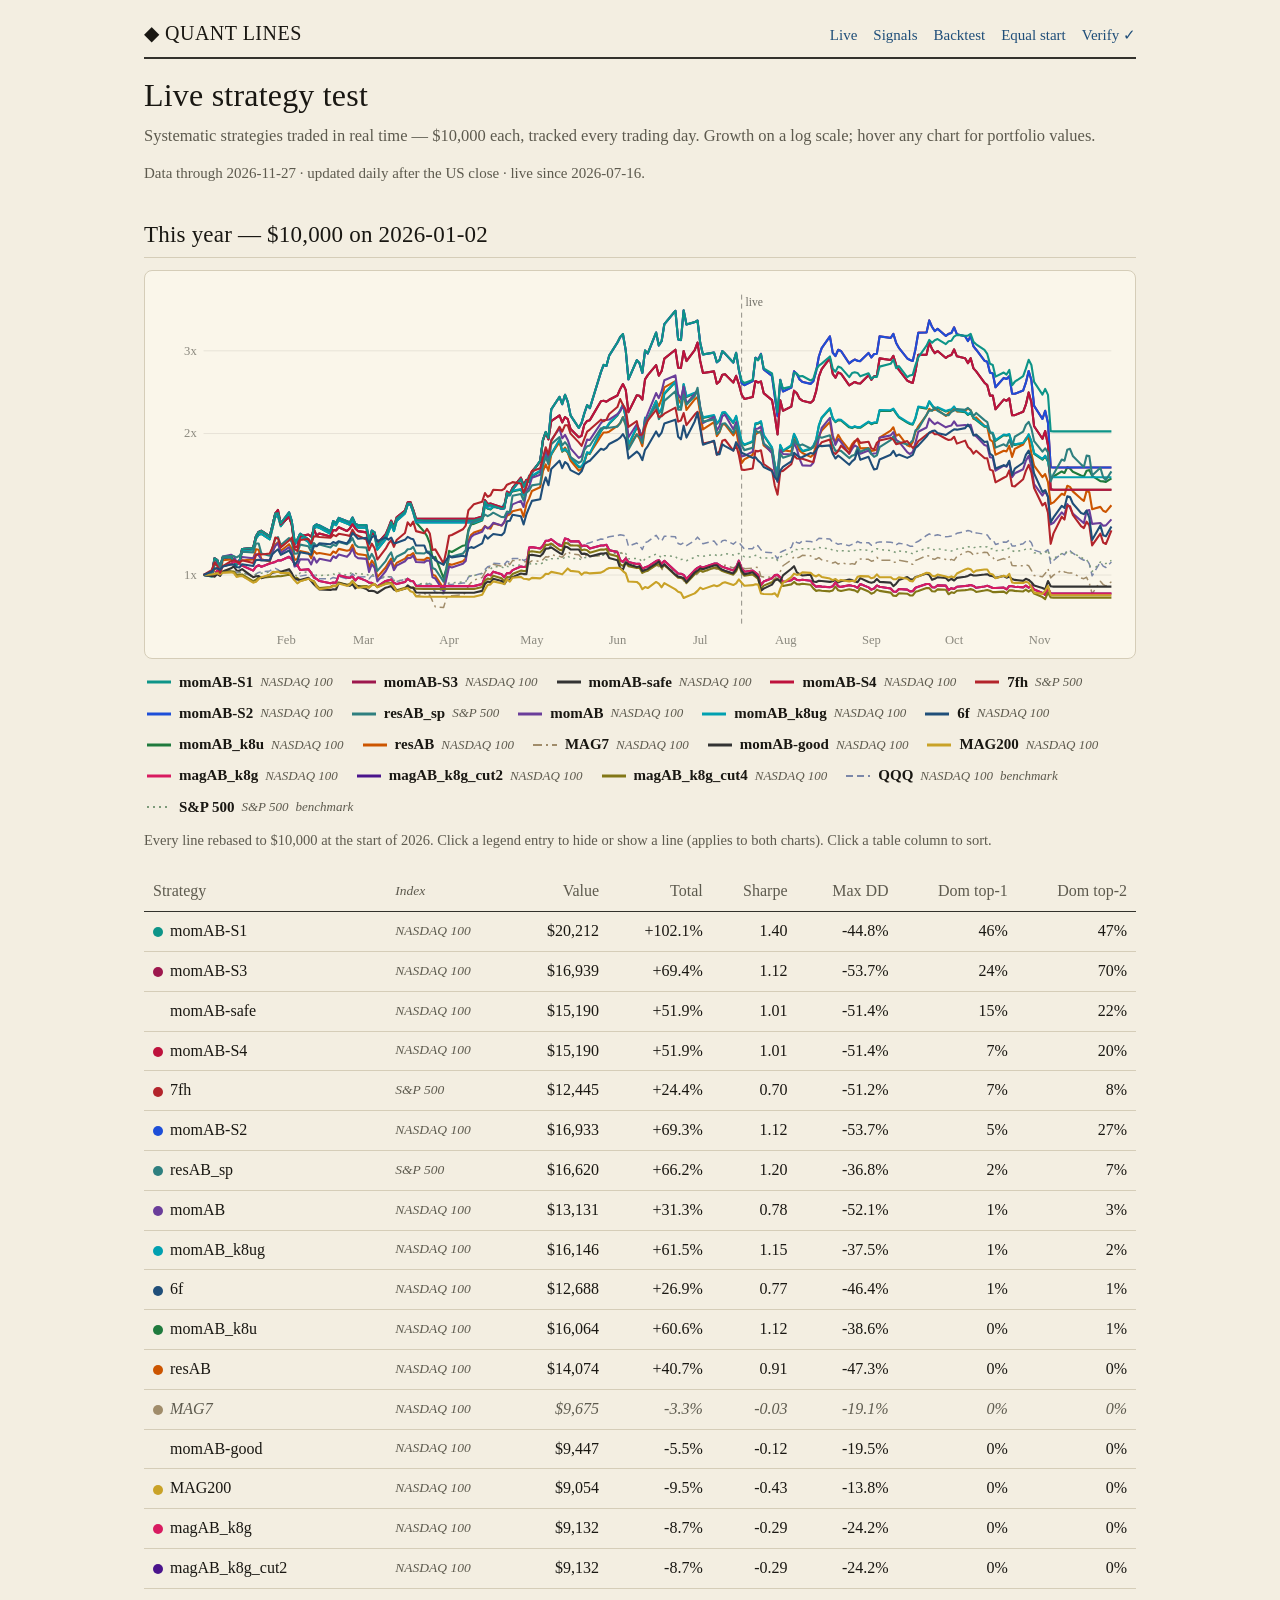
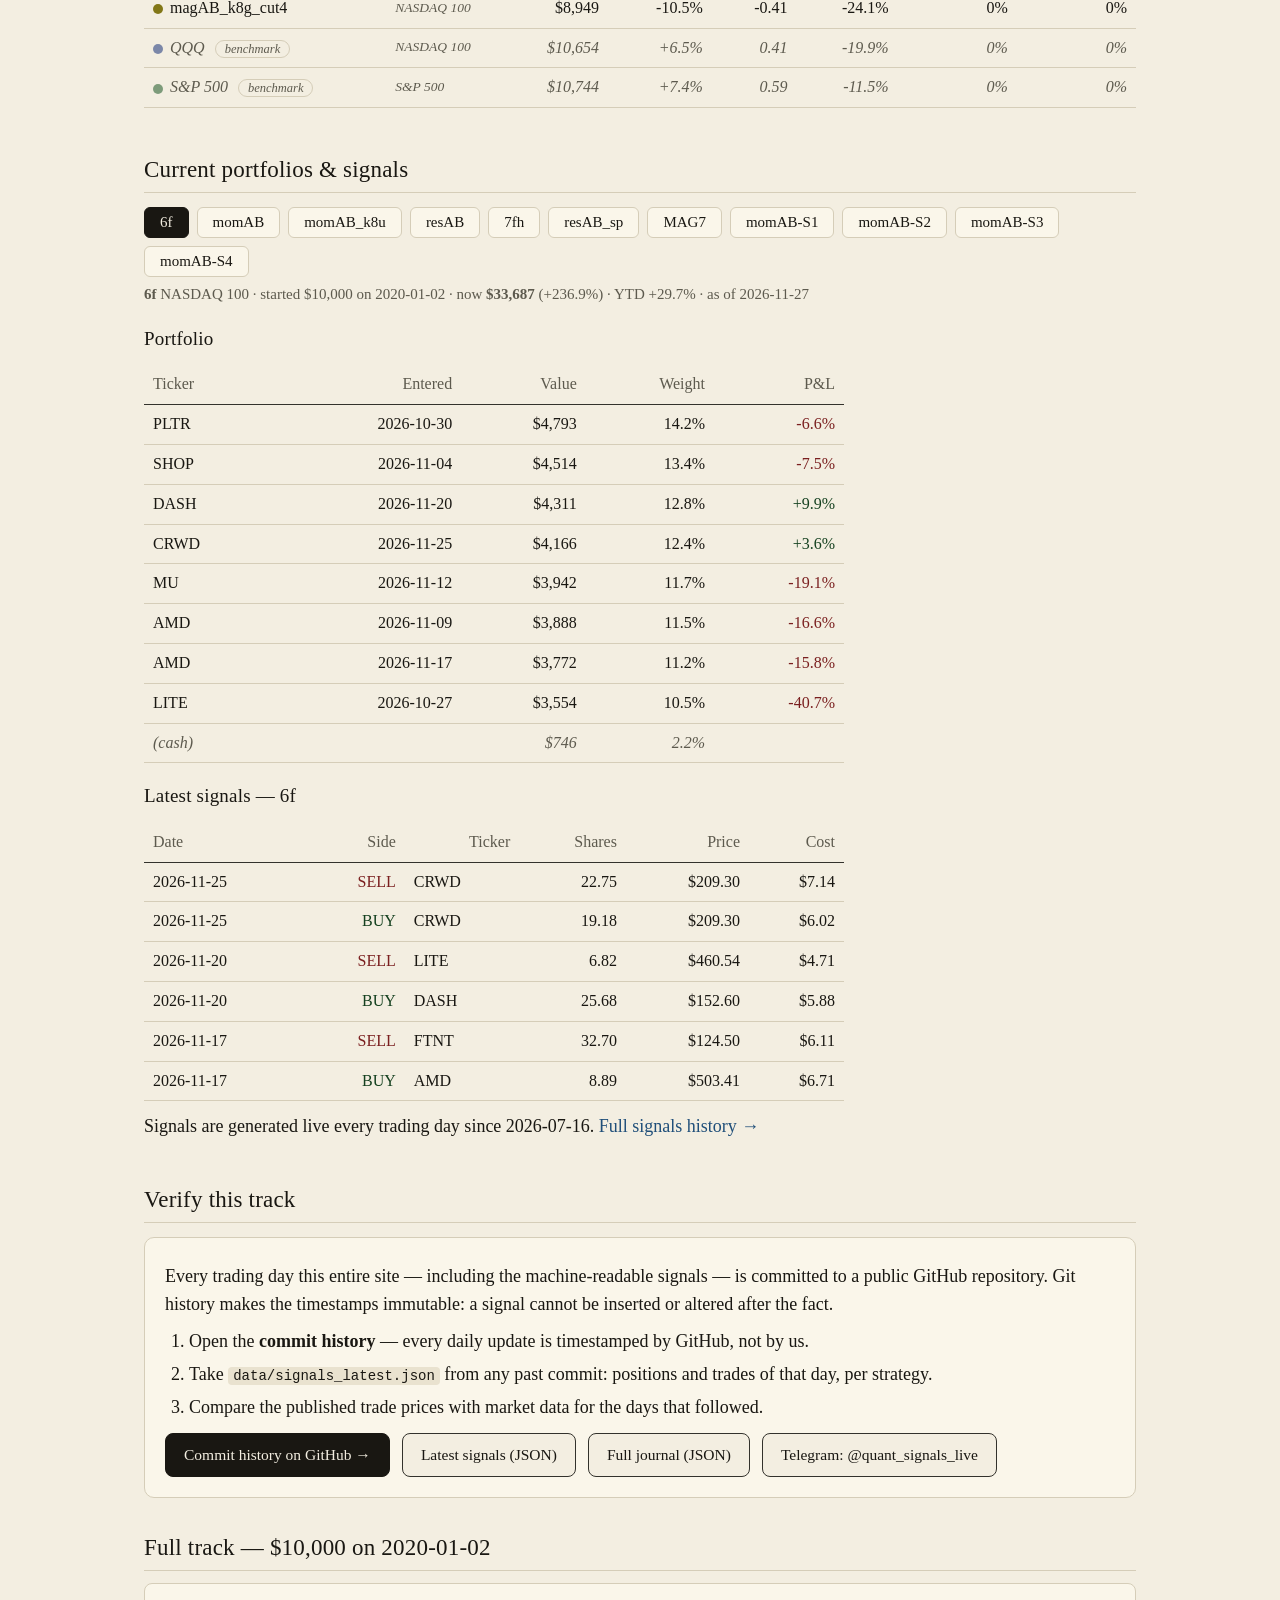
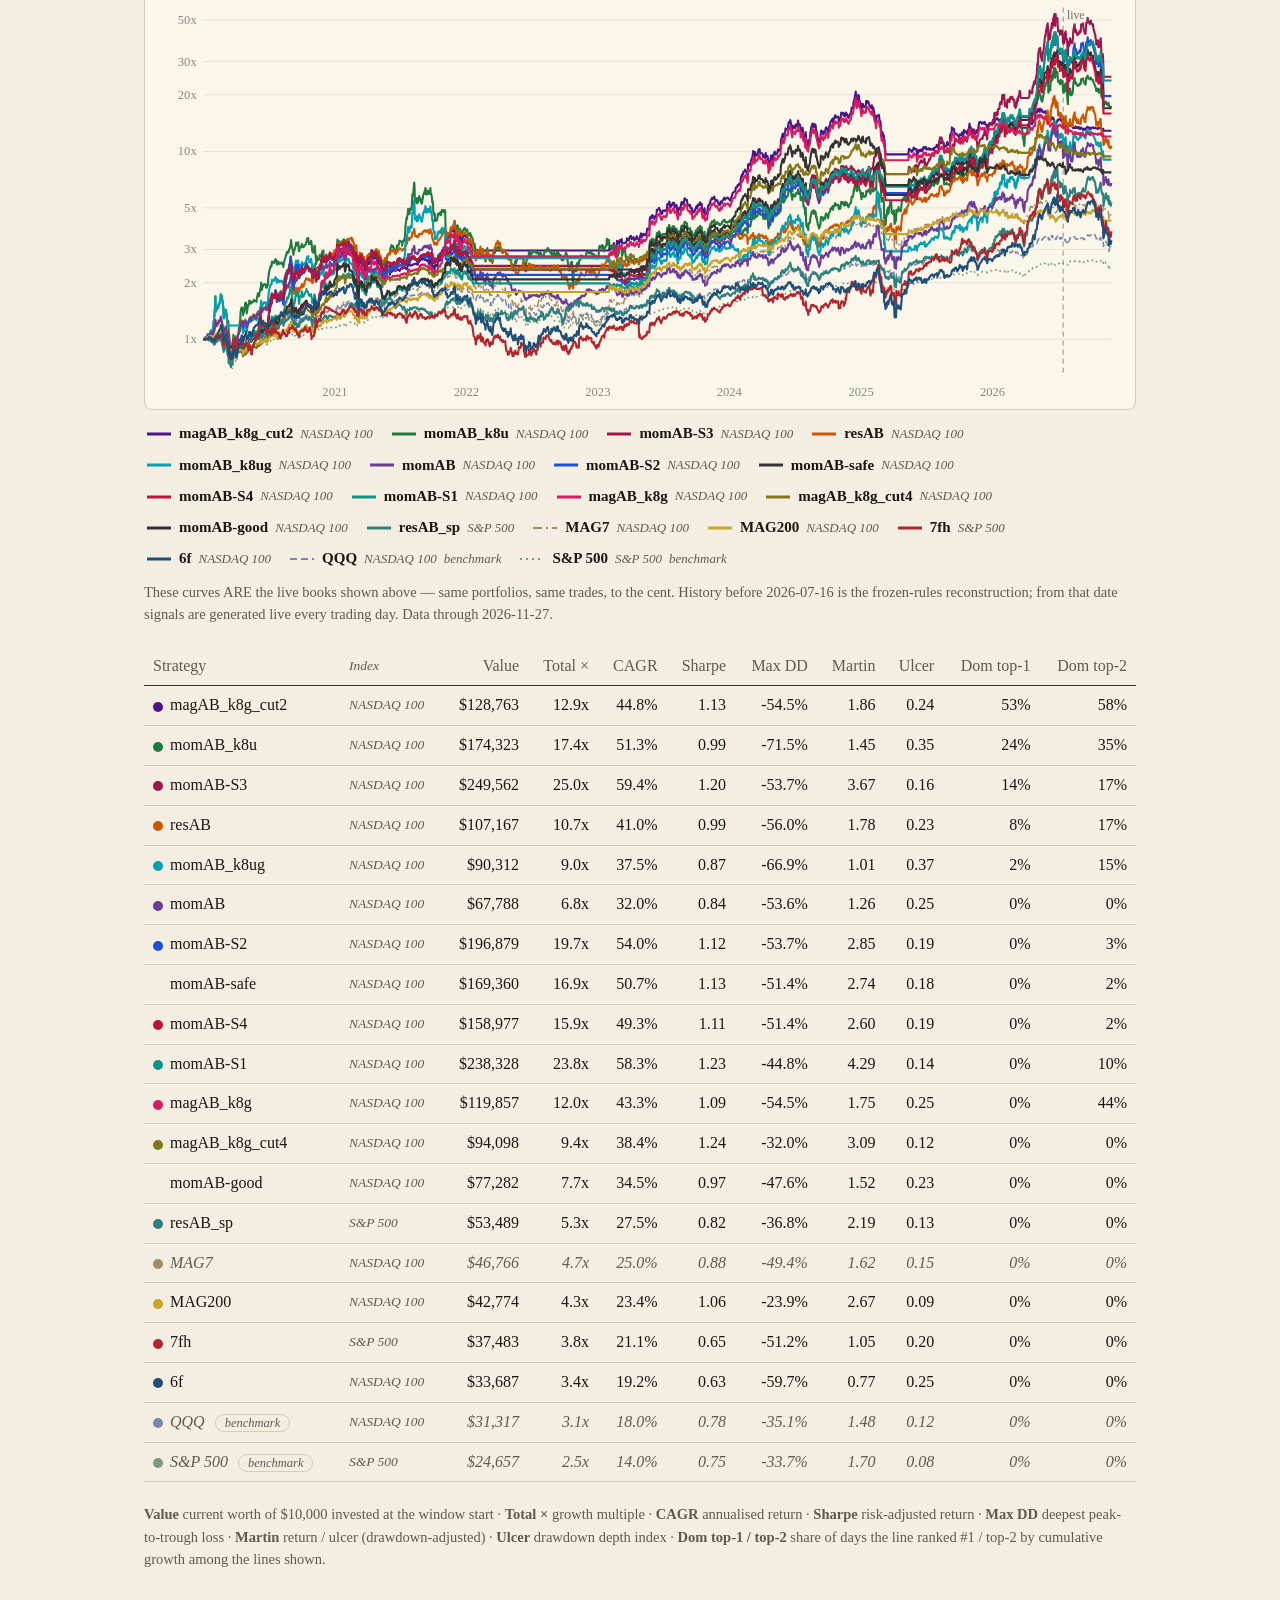
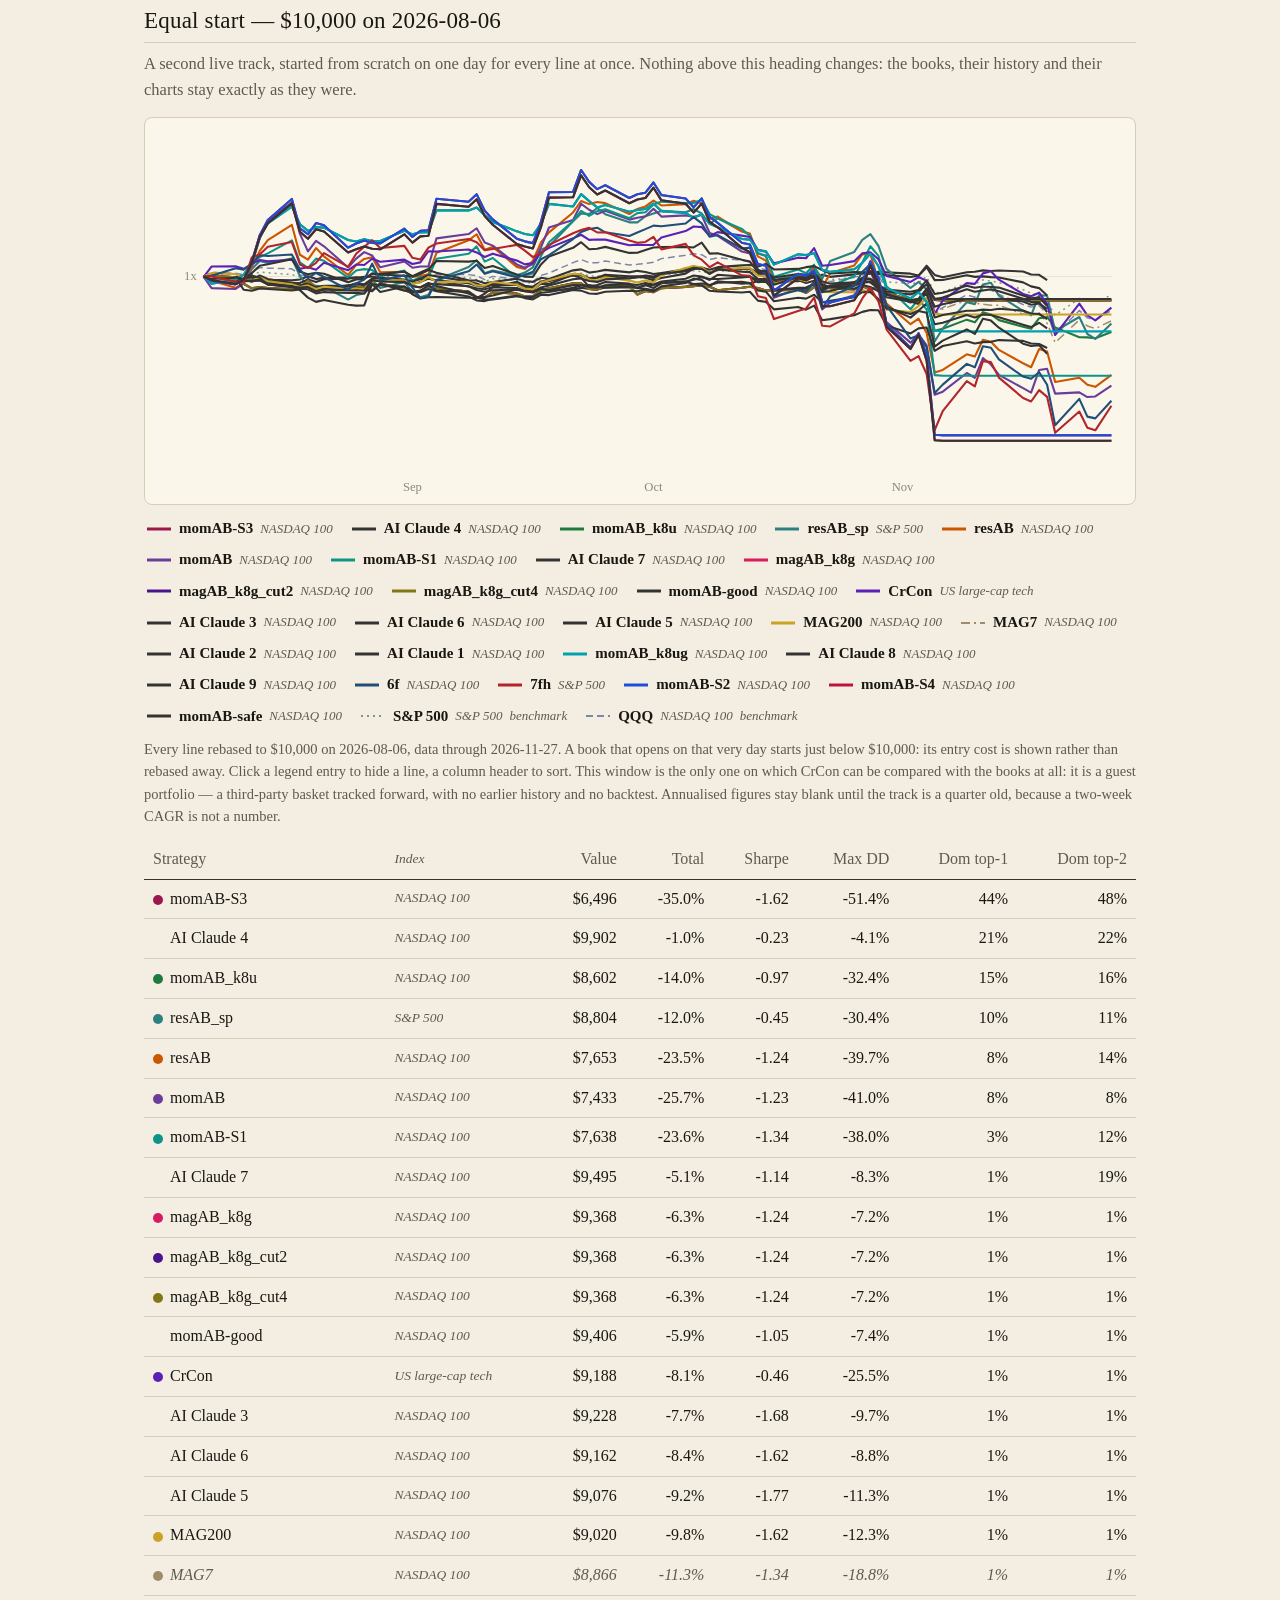
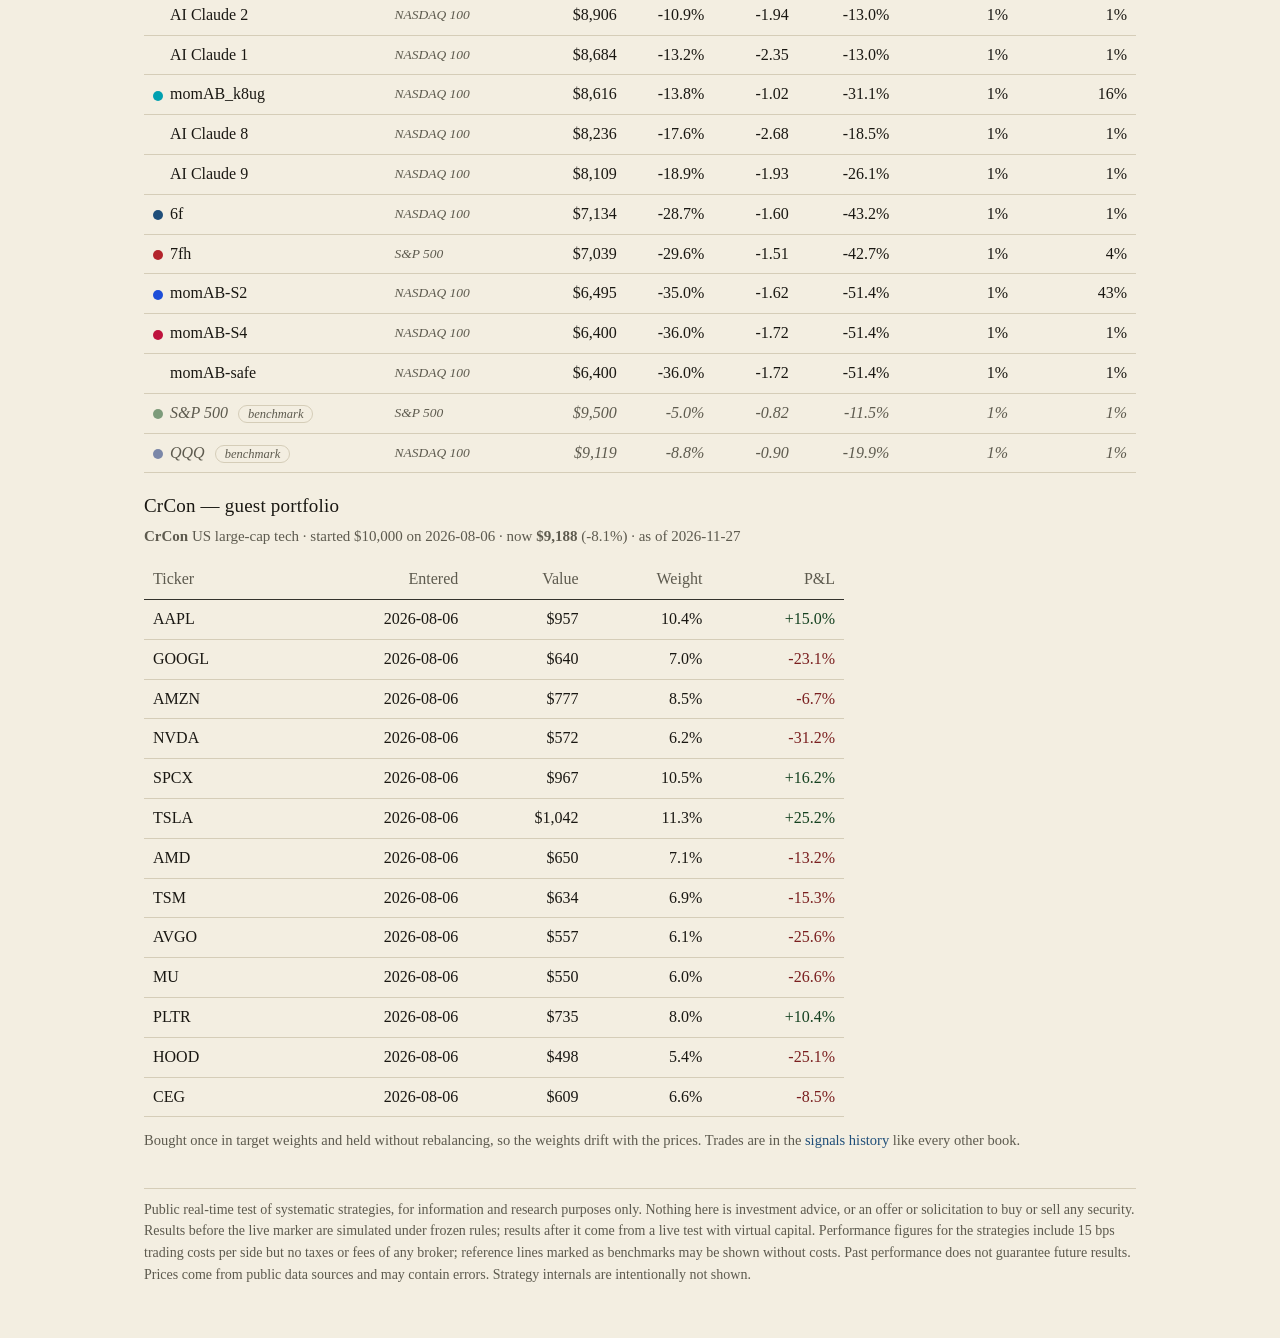
<file: index.html>
<!doctype html>
<html lang="en">
<head>
<meta charset="utf-8">
<meta name="viewport" content="width=device-width, initial-scale=1">
<meta name="description" content="Public real-time test of systematic trading strategies — $10,000 live portfolios, daily signals, full trade history.">
<title>Quant Lines — live strategy test</title>
<link rel="icon" href="data:image/svg+xml,%3Csvg xmlns='http://www.w3.org/2000/svg' viewBox='0 0 100 100'%3E%3Ctext y='0.9em' font-size='90'%3E%E2%97%86%3C/text%3E%3C/svg%3E">
<link rel="stylesheet" href="app.css">
</head>
<body>
<div class="masthead">
  <a class="brand" href="index.html">◆ QUANT&nbsp;LINES</a>
  <nav><a href="index.html">Live</a><a href="signals.html">Signals</a><a href="backtest.html">Backtest</a><a href="#fresh">Equal&nbsp;start</a><a href="#verify">Verify&nbsp;✓</a></nav>
</div>

<h1>Live strategy test</h1>
<p class="subtitle">Systematic strategies traded in real time — $10,000 each, tracked every trading day. Growth on a log scale; hover any chart for portfolio values.</p>
<p class="dateline" id="freshline"></p>

<h2>This year — $10,000 on 2026-01-02</h2>
<div class="chartwrap"><div id="chart26"></div></div>
<div class="legend" id="legend26"></div>
<p class="note">Every line rebased to $10,000 at the start of 2026. Click a legend entry to hide or show a line (applies to both charts). Click a table column to sort.</p>
<div id="table26"></div>

<h2>Current portfolios &amp; signals</h2>
<div class="period-tabs" id="booktabs"></div>
<div id="bookview"></div>

<h2 id="verify">Verify this track</h2>
<div class="vbox">
<p>Every trading day this entire site — including the machine-readable
signals — is committed to a public GitHub repository. Git history makes the
timestamps immutable: a signal cannot be inserted or altered after the fact.</p>
<ol>
<li>Open the <b>commit history</b> — every daily update is timestamped by GitHub, not by us.</li>
<li>Take <code>data/signals_latest.json</code> from any past commit: positions and trades of that day, per strategy.</li>
<li>Compare the published trade prices with market data for the days that followed.</li>
</ol>
<div class="btnrow">
<a class="btn primary" href="https://github.com/SignalHistory/signalhistory.github.io/commits/main" rel="noopener">Commit history on GitHub&nbsp;→</a>
<a class="btn" href="data/signals_latest.json">Latest signals (JSON)</a>
<a class="btn" href="data/signals_journal.json">Full journal (JSON)</a>
<a class="btn" href="https://t.me/quant_signals_live" rel="noopener">Telegram: @quant_signals_live</a>
</div>
</div>

<h2>Full track — $10,000 on 2020-01-02</h2>
<div class="chartwrap"><div id="chart20"></div></div>
<div class="legend" id="legend20"></div>
<p class="note" id="livenote"></p>
<div id="table20"></div>
<p class="footnotes"><b>Value</b> current worth of $10,000 invested at the
window start · <b>Total ×</b> growth multiple · <b>CAGR</b> annualised
return · <b>Sharpe</b> risk-adjusted return · <b>Max DD</b> deepest
peak-to-trough loss · <b>Martin</b> return / ulcer (drawdown-adjusted) ·
<b>Ulcer</b> drawdown depth index · <b>Dom top-1 / top-2</b> share of days
the line ranked #1 / top-2 by cumulative growth among the lines shown.
</p>

<h2 id="fresh">Equal start &mdash; $10,000 on 2026-08-06</h2>
<p class="subtitle">A second live track, started from scratch on one day for
every line at once. Nothing above this heading changes: the books, their
history and their charts stay exactly as they were.</p>
<div class="chartwrap"><div id="chartfresh"></div></div>
<div class="legend" id="legendfresh"></div>
<p class="note" id="freshnote"></p>
<div id="tablefresh"></div>
<div id="freshbook"></div>

<div class="disclaimer">
  Public real-time test of systematic strategies, for information and research purposes
  only. Nothing here is investment advice, or an offer or solicitation to buy or sell any
  security. Results before the live marker are simulated under frozen rules; results after
  it come from a live test with virtual capital. Performance figures for the strategies include 15&nbsp;bps
  trading costs per side but no taxes or fees of any broker; reference lines
  marked as benchmarks may be shown without costs. Past performance does not
  guarantee future results. Prices come from public data sources and may contain errors.
  Strategy internals are intentionally not shown.
</div>

<script src="app.js"></script>
<script>
// short-window table: no annualized metrics (a 6-month CAGR or Martin
// annualizes into absurd numbers) — Value and Total are the honest reads
const COLS26 = [
  ["value", "Value", fmtUsd], ["total_pct", "Total", fmtSignedPct],
  ["Sharpe", "Sharpe", fmtNum], ["MaxDD", "Max DD", fmtPct],
  ["dom_top1", "Dom top-1", fmtDom], ["dom_top2", "Dom top-2", fmtDom],
];
const COLS20 = [
  ["value", "Value", fmtUsd], ["total_x", "Total ×", fmtX],
  ["CAGR", "CAGR", fmtPct], ["Sharpe", "Sharpe", fmtNum],
  ["MaxDD", "Max DD", fmtPct], ["Martin", "Martin", fmtNum],
  ["Ulcer", "Ulcer", v => v == null ? "" : v.toFixed(2)],
  ["dom_top1", "Dom top-1", fmtDom], ["dom_top2", "Dom top-2", fmtDom],
];
const BOOKS = ["6f", "momAB", "momAB_k8u", "resAB", "7fh", "resAB_sp", "MAG7",
               "momAB-S1", "momAB-S2", "momAB-S3", "momAB-S4"];

function bookDot(name) {
  return `<span class="dot" style="background:${COLORS[name]}"></span>`;
}

// one tab = one book: its headline, current positions AND its own latest
// trades right below (signals belong to the portfolio the user is looking at)
function renderBooks(live, lines) {
  const tabs = document.getElementById("booktabs");
  const view = document.getElementById("bookview");
  const have = live ? live.strategies : {};

  function show(name) {
    tabs.querySelectorAll("button").forEach(b =>
      b.classList.toggle("on", b.dataset.b === name));
    const meta = lines.find(l => l.code === name) || {};
    const s = have[name];
    if (!s) {
      view.innerHTML =
        `<p class="dateline">${bookDot(name)} <b>${name}</b> ` +
        `<span class="ix">${meta.index || ""}</span></p>` +
        '<p class="note">This live book is being connected — its research ' +
        "track is already on the charts.</p>";
      return;
    }
    let h = `<p class="dateline">${bookDot(name)} <b>${name}</b> ` +
            `<span class="ix">${meta.index || ""}</span> · ` +
            `started ${fmtUsd(live.start_capital)} on ${s.start || live.start} · ` +
            `now <b>${fmtUsd(s.value)}</b> (${fmtSignedPct(s.total_return)}) · ` +
            `YTD ${fmtSignedPct(s.ytd)} · as of ${s.as_of || live.as_of}</p>`;
    h += "<h3>Portfolio</h3>";
    h += '<table class="sig"><thead><tr><th>Ticker</th><th>Entered</th>' +
         "<th>Value</th><th>Weight</th><th>P&amp;L</th></tr></thead><tbody>";
    s.positions.forEach(p => {
      h += `<tr><td class="l">${p.ticker}</td><td>${p.entry_date || ""}</td>` +
           `<td>${fmtUsd(p.value)}</td><td>${fmtPct(p.weight)}</td>` +
           `<td class="${p.pnl_pct >= 0 ? "up" : "dn"}">${fmtSignedPct(p.pnl_pct)}</td></tr>`;
    });
    if (s.cash > s.value * 0.001) {
      h += `<tr class="bench"><td class="l">(cash)</td><td></td>` +
           `<td>${fmtUsd(s.cash)}</td><td>${fmtPct(s.cash / s.value)}</td><td></td></tr>`;
    }
    h += "</tbody></table>";
    h += `<h3>Latest signals — ${name}</h3>`;
    if (s.trades_last && s.trades_last.length) {
      h += '<table class="sig"><thead><tr><th>Date</th><th>Side</th><th>Ticker</th>' +
           "<th>Shares</th><th>Price</th><th>Cost</th></tr></thead><tbody>";
      s.trades_last.slice().reverse().forEach(t => {
        h += `<tr><td>${t.date}</td>` +
             `<td class="${t.side === "BUY" ? "up" : "dn"}">${t.side}</td>` +
             `<td class="l">${t.ticker}</td><td>${t.shares.toFixed(2)}</td>` +
             `<td>$${t.price.toFixed(2)}</td><td>$${t.cost.toFixed(2)}</td></tr>`;
      });
      h += "</tbody></table>";
    } else {
      // no per-book explanations here: the public page carries the line name
      // and its results only (see DEPLOY.md "Граница раскрытия")
      h += '<p class="note">No trades in the current window.</p>';
    }
    h += `<p>Signals are generated live every trading day since ${s.live_since || live.live_since}. ` +
         `<a href="signals.html">Full signals history →</a></p>`;
    view.innerHTML = h;
  }

  BOOKS.forEach(name => {
    const b = document.createElement("button");
    b.textContent = name;
    b.dataset.b = name;
    b.onclick = () => show(name);
    tabs.appendChild(b);
  });
  show(BOOKS.find(n => have[n]) || BOOKS[0]);
}

// ---- equal-start block ------------------------------------------------------
// A second, self-contained live track: one start date for every line, guest
// basket included.  It shares nothing with the blocks above except the
// drawing helpers, so the 2020-anchored charts and tables are unaffected.
function renderFresh(d) {
  const f = d.fresh, note = document.getElementById("freshnote");
  const holder = document.getElementById("chartfresh");
  // the date lives in one place (the guest book's own start); the literal in
  // the markup is only what shows before this script runs
  if (f && f.start) document.getElementById("fresh").textContent =
    "Equal start — $10,000 on " + f.start;
  if (!f || !f.lines.length) {
    // `f` is absent on a page served with data built before this block
    // existed; the date in the heading above is the same constant
    note.textContent = "This track opens with the first close on " +
      ((f && f.start) || "2026-08-06") + " — nothing to plot yet.";
    return;
  }
  // a chart needs at least two distinct timestamps, otherwise the x-scale
  // collapses (min === max) and every coordinate comes out NaN
  const stamps = new Set();
  f.lines.forEach(l => l.curve.forEach(p => stamps.add(p[0])));
  if (stamps.size >= 2) {
    const ch = makeChart(holder, f.lines, {height: 380, dollar: 10000});
    makeLegend(document.getElementById("legendfresh"), f.lines, ch);
  } else {
    // one point cannot be scaled into a chart — say so instead of drawing
    holder.innerHTML = '<p class="note">One session so far — the curves ' +
      "appear with the second close.</p>";
  }
  makeTable(document.getElementById("tablefresh"), f.lines, {cols: COLS26});
  note.textContent = "Every line rebased to $10,000 on " + f.start +
    ", data through " + f.end + ". A book that opens on that very day starts " +
    "just below $10,000: its entry cost is shown rather than rebased away. " +
    "Click a legend entry to hide a line, a " +
    "column header to sort. This window is the only one on which CrCon can " +
    "be compared with the books at all: it is a guest portfolio — a " +
    "third-party basket tracked forward, with no earlier history and no " +
    "backtest. Annualised figures stay blank until the track is a quarter " +
    "old, because a two-week CAGR is not a number.";
}

function renderGuestBook(live, start) {
  const box = document.getElementById("freshbook");
  const s = live && live.strategies && live.strategies["CrCon"];
  // data built before the fresh block existed carries no start — fall back
  // to the same constant as the heading rather than printing "from ."
  start = start || "2026-08-06";
  let h = "<h3>CrCon — guest portfolio</h3>";
  if (!s) {
    box.innerHTML = h + '<p class="note">The basket is bought at the first ' +
      "close from " + start + ".</p>";
    return;
  }
  h += `<p class="dateline">${bookDot("CrCon")} <b>CrCon</b> ` +
       `<span class="ix">${s.index || ""}</span> · started ` +
       `${fmtUsd(live.start_capital)} on ${s.start || start} · now ` +
       `<b>${fmtUsd(s.value)}</b> (${fmtSignedPct(s.total_return)}) · ` +
       `as of ${s.as_of || live.as_of}</p>`;
  h += '<table class="sig"><thead><tr><th>Ticker</th><th>Entered</th>' +
       "<th>Value</th><th>Weight</th><th>P&amp;L</th></tr></thead><tbody>";
  s.positions.forEach(p => {
    h += `<tr><td class="l">${p.ticker}</td><td>${p.entry_date || ""}</td>` +
         `<td>${fmtUsd(p.value)}</td><td>${fmtPct(p.weight)}</td>` +
         `<td class="${p.pnl_pct >= 0 ? "up" : "dn"}">${fmtSignedPct(p.pnl_pct)}</td></tr>`;
  });
  if (s.cash > s.value * 0.001) {
    h += `<tr class="bench"><td class="l">(cash)</td><td></td>` +
         `<td>${fmtUsd(s.cash)}</td><td>${fmtPct(s.cash / s.value)}</td><td></td></tr>`;
  }
  h += "</tbody></table>";
  h += '<p class="note">Bought once in target weights and held without ' +
       "rebalancing, so the weights drift with the prices. Trades are in the " +
       '<a href="signals.html">signals history</a> like every other book.</p>';
  box.innerHTML = h;
}

fetch("data/history.json").then(r => r.json()).then(d => {
  const m = d.main, lines = m.lines;
  const boundary = m.live_boundary ? new Date(m.live_boundary).getTime() / 1000 : null;
  const endTs = new Date(m.end).getTime() / 1000;
  const t26 = new Date(m.win2026.start).getTime() / 1000;

  document.getElementById("freshline").textContent =
    "Data through " + m.end + " · updated daily after the US close · live since " +
    m.live_boundary + ".";

  const chart26 = makeChart(document.getElementById("chart26"), lines,
                            {height: 380, boundary: boundary, dollar: 10000});
  chart26.setRange(t26, endTs);
  const chart20 = makeChart(document.getElementById("chart20"), lines,
                            {height: 420, boundary: boundary, dollar: 10000});

  // window-specific line objects (so each legend/table sorts by ITS window)
  const lines26 = lines.map(l => Object.assign(
    {code: l.code, kind: l.kind, index: l.index, gray: l.gray},
    m.win2026.metrics[l.code] || {}));

  // one controller keeps both charts and both legends in sync
  const legends = [];
  const ctl = {
    refreshAll: true,
    isHidden: c => chart26.isHidden(c),
    toggle: c => {
      chart26.toggle(c); chart20.toggle(c);
      legends.forEach(l => l.refresh());
    },
  };
  legends.push(makeLegend(document.getElementById("legend26"), lines26, ctl));
  legends.push(makeLegend(document.getElementById("legend20"), lines, ctl));

  makeTable(document.getElementById("table26"), lines26, {cols: COLS26});
  makeTable(document.getElementById("table20"), lines, {cols: COLS20});

  renderBooks(d.live, lines);
  renderFresh(d);
  renderGuestBook(d.live, (d.fresh && d.fresh.start) || "");

  document.getElementById("livenote").textContent =
    "These curves ARE the live books shown above — same portfolios, same " +
    "trades, to the cent. History before " + m.live_boundary + " is the " +
    "frozen-rules reconstruction; from that date signals are generated " +
    "live every trading day. Data through " + m.end + ".";
});
</script>
</body>
</html>
</file>
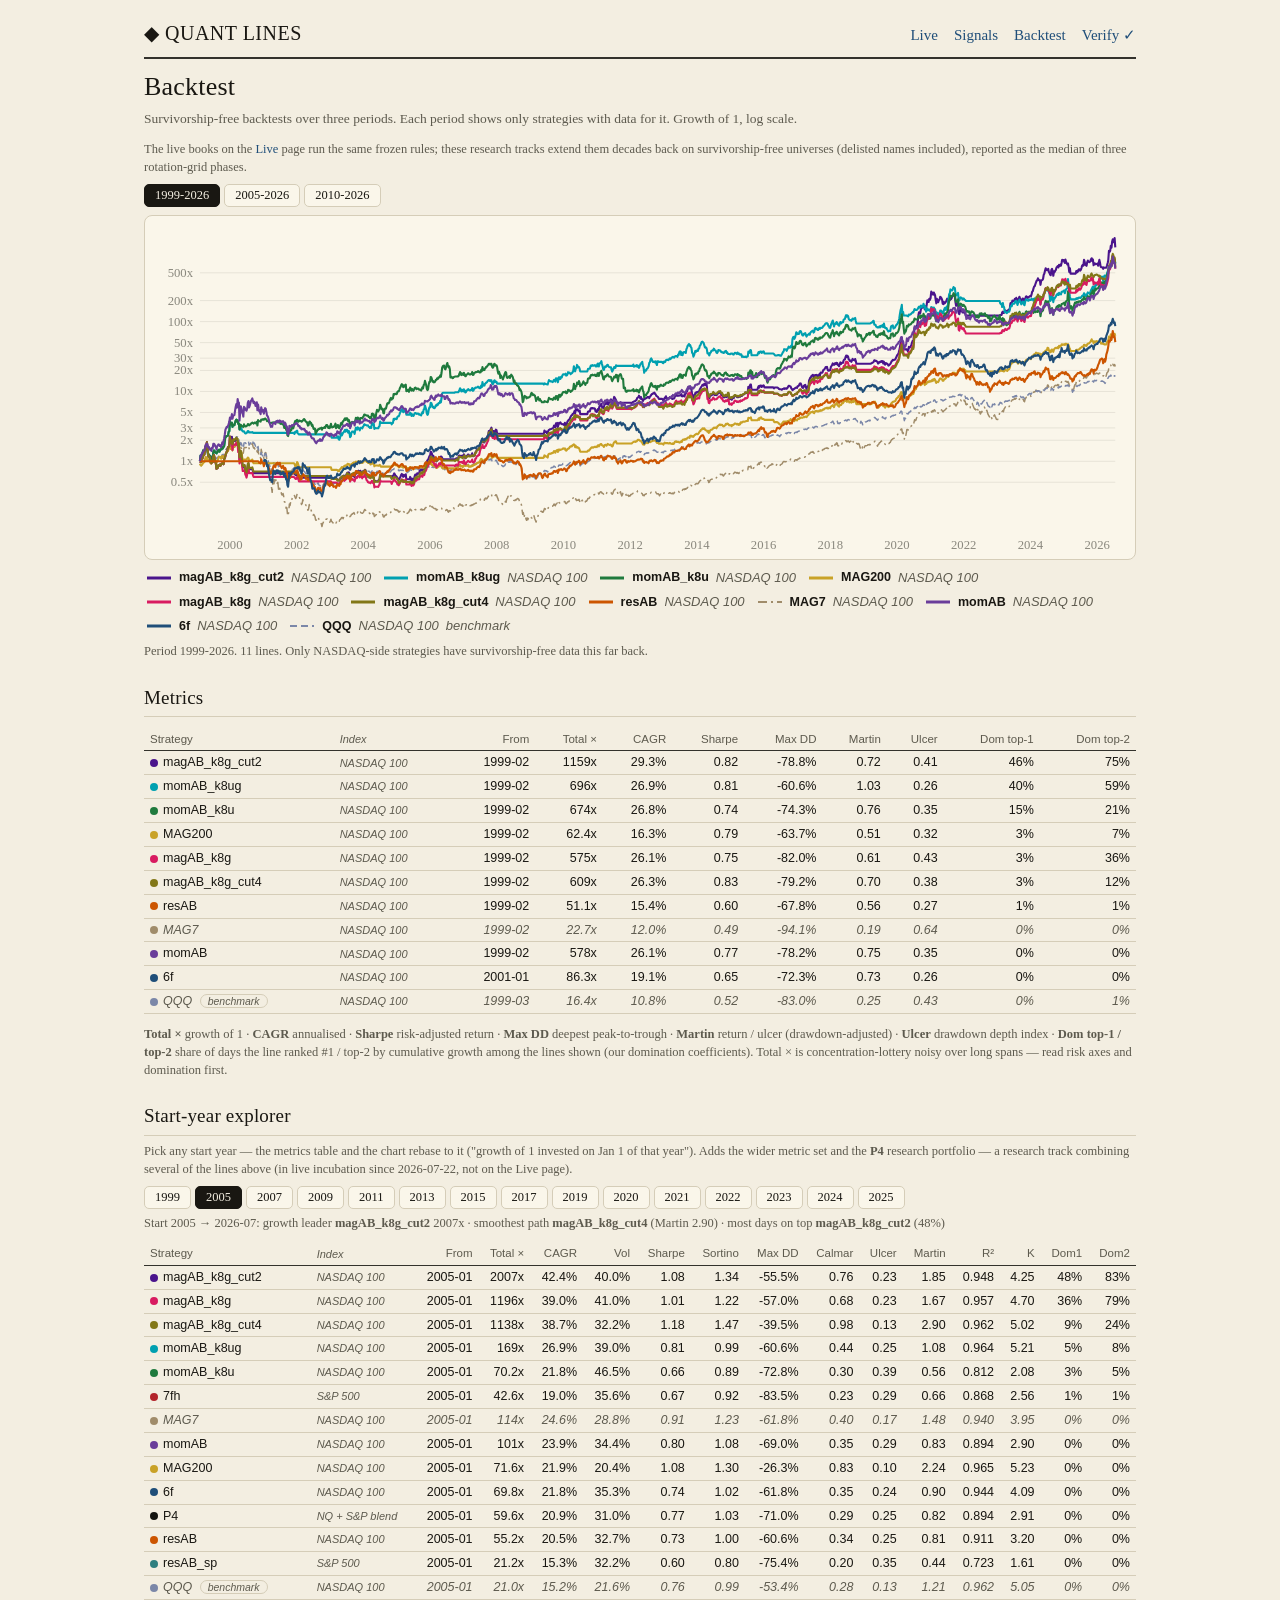
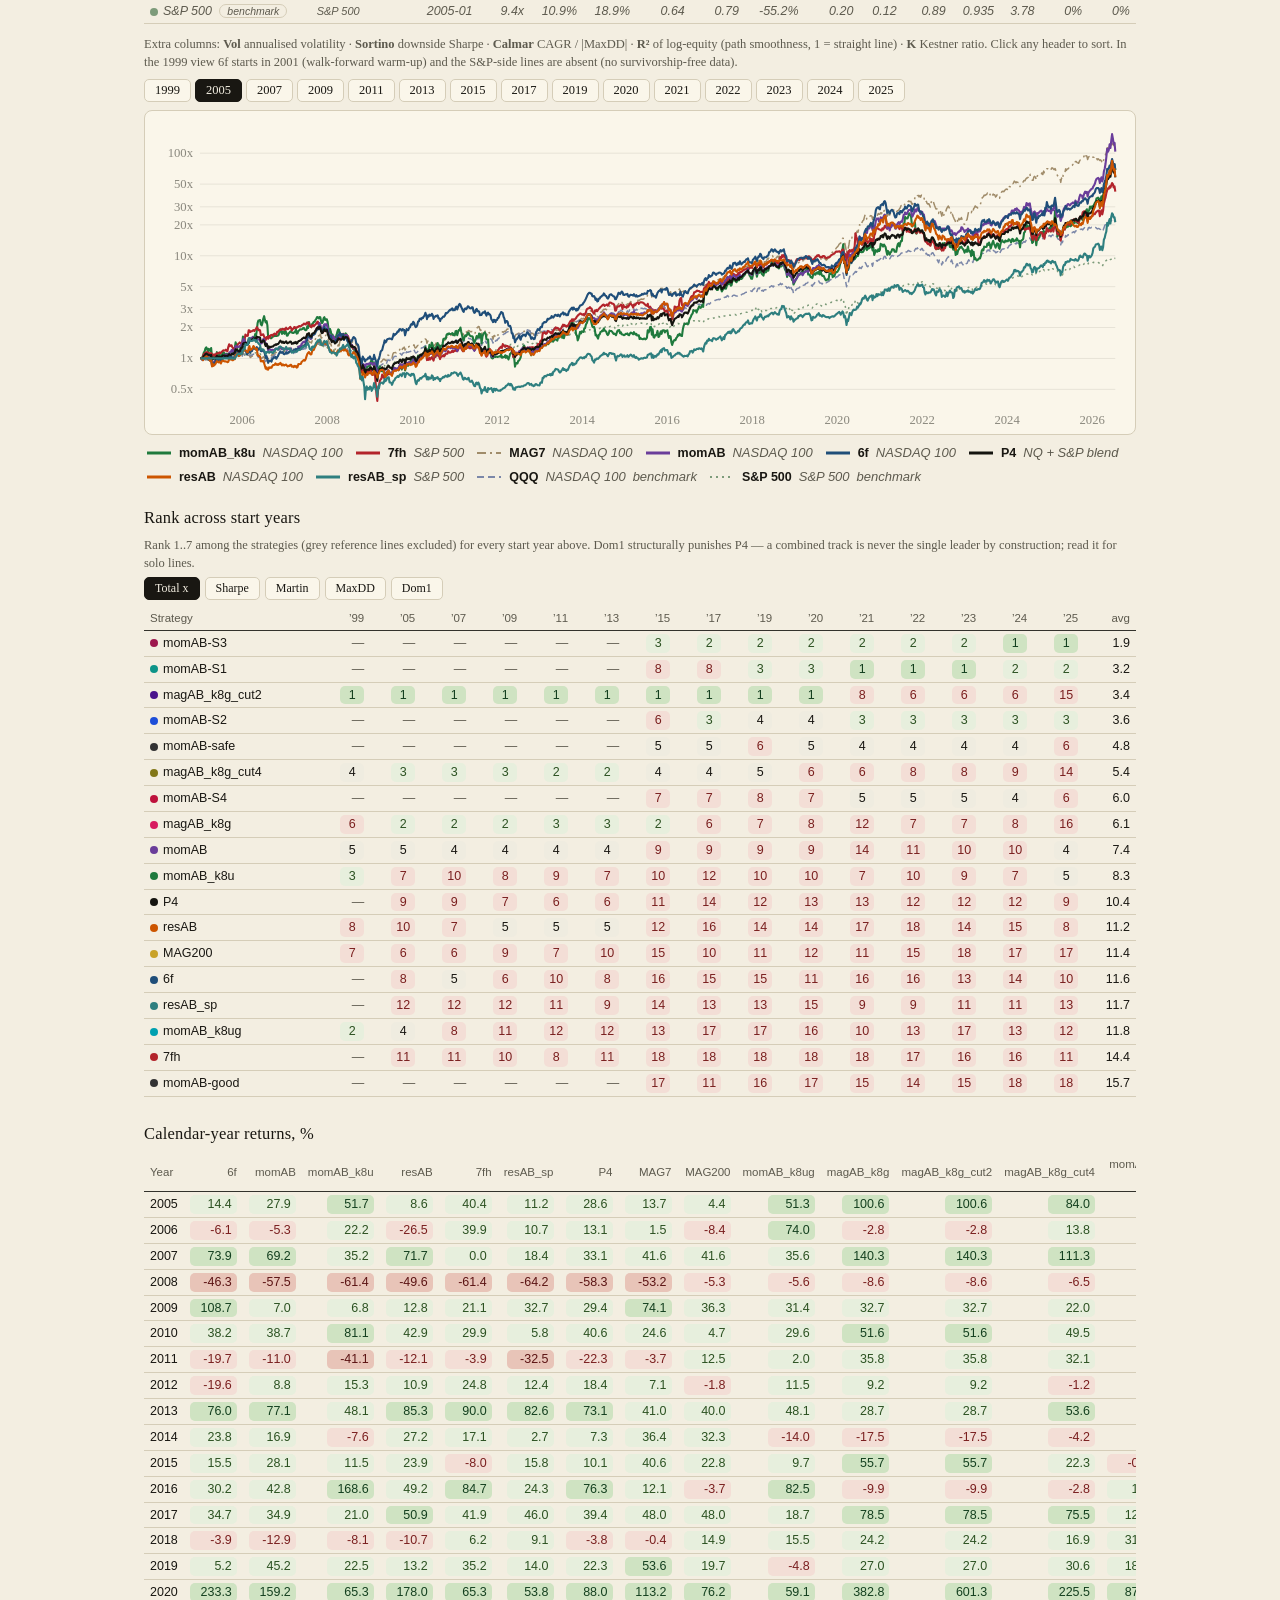
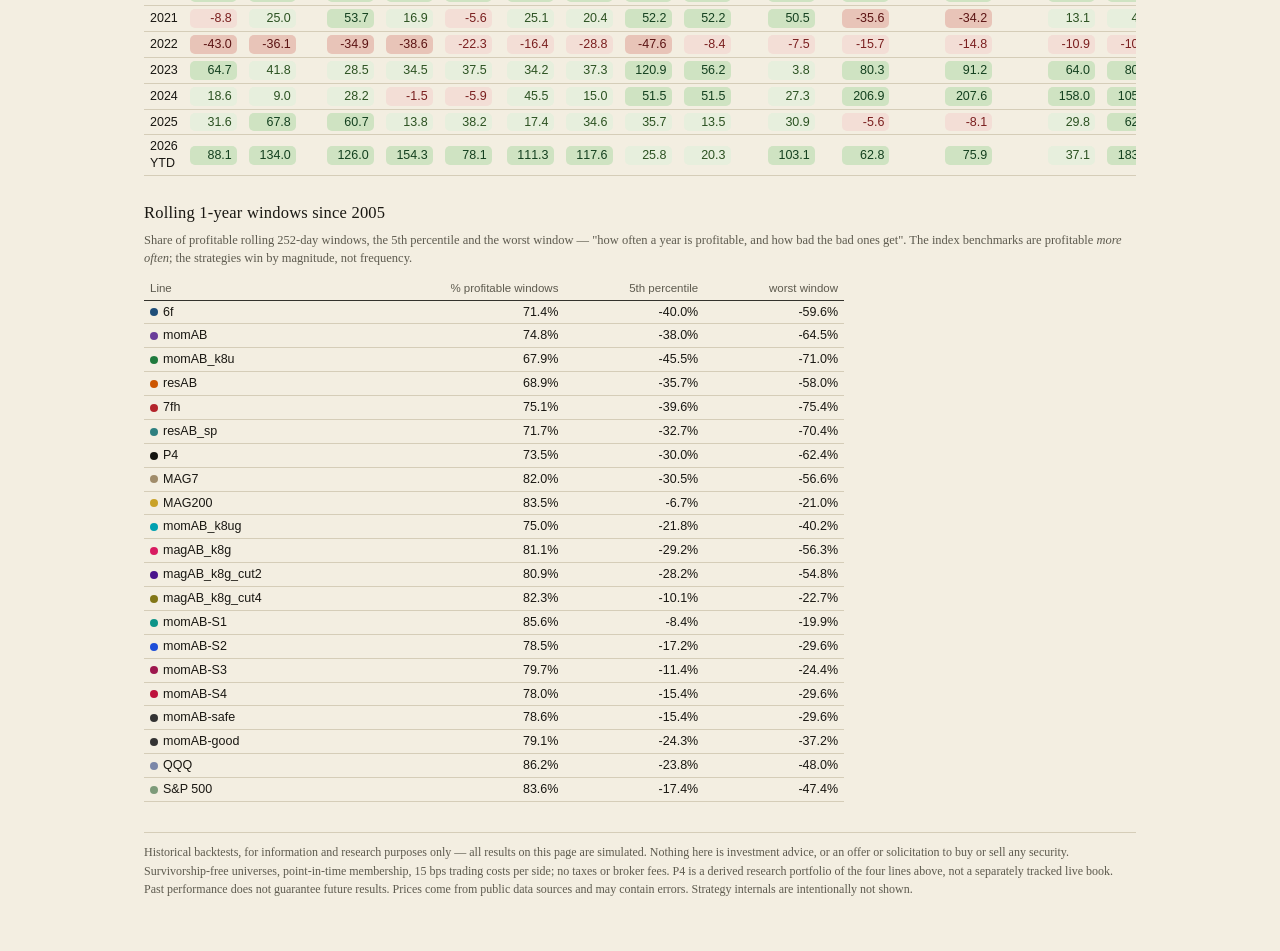
<file: backtest.html>
<!doctype html>
<html lang="en">
<head>
<meta charset="utf-8">
<meta name="viewport" content="width=device-width, initial-scale=1">
<meta name="description" content="Survivorship-free multi-decade backtests of the live-tested systematic strategies.">
<title>Quant Lines — backtest</title>
<link rel="icon" href="data:image/svg+xml,%3Csvg xmlns='http://www.w3.org/2000/svg' viewBox='0 0 100 100'%3E%3Ctext y='0.9em' font-size='90'%3E%E2%97%86%3C/text%3E%3C/svg%3E">
<link rel="stylesheet" href="app.css">
</head>
<body class="compact">
<div class="masthead">
  <a class="brand" href="index.html">◆ QUANT&nbsp;LINES</a>
  <nav><a href="index.html">Live</a><a href="signals.html">Signals</a><a href="backtest.html">Backtest</a><a href="index.html#verify">Verify&nbsp;✓</a></nav>
</div>

<h1>Backtest</h1>
<p class="subtitle">Survivorship-free backtests over three periods. Each period shows only
strategies with data for it. Growth of 1, log scale.</p>
<p class="note">The live books on the <a href="index.html">Live</a> page run the same frozen
rules; these research tracks extend them decades back on survivorship-free universes
(delisted names included), reported as the median of three rotation-grid phases.</p>

<div class="period-tabs" id="tabs"></div>

<div class="chartwrap"><div id="chart"></div></div>
<div class="legend" id="legend"></div>
<p class="note" id="pnote"></p>

<h2>Metrics</h2>
<div id="table"></div>
<p class="footnotes">
  <b>Total ×</b> growth of 1 · <b>CAGR</b> annualised · <b>Sharpe</b> risk-adjusted return ·
  <b>Max DD</b> deepest peak-to-trough · <b>Martin</b> return / ulcer (drawdown-adjusted) ·
  <b>Ulcer</b> drawdown depth index · <b>Dom top-1 / top-2</b> share of days the line
  ranked #1 / top-2 by cumulative growth among the lines shown (our domination coefficients).
  Total × is concentration-lottery noisy over long spans — read risk axes and domination first.
</p>

<h2 id="explorer">Start-year explorer</h2>
<p class="note">Pick any start year — the metrics table and the chart rebase to it
("growth of 1 invested on Jan&nbsp;1 of that year"). Adds the wider metric set and
the <b>P4</b> research portfolio — a research track combining several of the
lines above (in live incubation since 2026-07-22, not on the Live page).</p>

<div class="period-tabs" id="xtabs1"></div>
<p class="note" id="xverdict"></p>
<div id="xtable" style="overflow-x:auto"></div>
<p class="footnotes">
  Extra columns: <b>Vol</b> annualised volatility · <b>Sortino</b> downside Sharpe ·
  <b>Calmar</b> CAGR / |MaxDD| · <b>R²</b> of log-equity (path smoothness, 1 = straight line) ·
  <b>K</b> Kestner ratio. Click any header to sort. In the 1999 view 6f starts in 2001
  (walk-forward warm-up) and the S&amp;P-side lines are absent (no survivorship-free data).
</p>

<div class="period-tabs" id="xtabs2"></div>
<div class="chartwrap"><div id="xchart"></div></div>
<div class="legend" id="xlegend"></div>

<h3>Rank across start years</h3>
<p class="note">Rank 1..7 among the strategies (grey reference lines excluded) for every
start year above. Dom1 structurally punishes P4 — a combined track is
never the single leader by construction; read it for solo lines.</p>
<div class="controls" id="xrsel"></div>
<div id="xrank" style="overflow-x:auto"></div>

<h3>Calendar-year returns, %</h3>
<div id="xyearly" style="overflow-x:auto"></div>

<h3>Rolling 1-year windows since 2005</h3>
<p class="note">Share of profitable rolling 252-day windows, the 5th percentile and the
worst window — "how often a year is profitable, and how bad the bad ones get". The
index benchmarks are profitable <i>more often</i>; the strategies win by magnitude, not
frequency.</p>
<div id="xroll" style="overflow-x:auto"></div>

<div class="disclaimer">
  Historical backtests, for information and research purposes only — all results on this
  page are simulated. Nothing here is investment advice, or an offer or solicitation to
  buy or sell any security. Survivorship-free universes, point-in-time membership,
  15&nbsp;bps trading costs per side; no taxes or broker fees. P4 is a derived research
  portfolio of the four lines above, not a separately tracked live book. Past performance
  does not guarantee future results. Prices come from public data sources and may contain
  errors. Strategy internals are intentionally not shown.
</div>

<script src="app.js"></script>
<script>
COLORS["P4"] = "#14140f";
fetch("data/history.json").then(r => r.json()).then(d => {
  const periods = Object.keys(d.periods);
  const tabsEl = document.getElementById("tabs");
  let chart = null;
  function show(p) {
    document.querySelectorAll("#tabs button").forEach(b =>
      b.classList.toggle("on", b.dataset.p === p));
    const pd = d.periods[p], lines = pd.lines;
    const el = document.getElementById("chart"); el.innerHTML = "";
    chart = makeChart(el, lines, {height: 340});
    makeLegend(document.getElementById("legend"), lines, chart);
    makeTable(document.getElementById("table"), lines, true);
    document.getElementById("pnote").textContent =
      "Period " + p + ". " + lines.length + " lines. " +
      (p.startsWith("1999") ? "Only NASDAQ-side strategies have survivorship-free data this far back."
       : "All strategies and both benchmarks available.");
  }
  periods.forEach((p, i) => {
    const b = document.createElement("button");
    b.textContent = p; b.dataset.p = p;
    b.onclick = () => show(p);
    tabsEl.appendChild(b);
  });
  show(periods[0]);                    // default: the longest, 1999-2026

  // ================= Start-year explorer =================================
  const X = d.explorer;
  if (!X) return;
  const XYEARS = Object.keys(X.periods);
  const XCOLS = [
    ["total_x", "Total ×", fmtX], ["CAGR", "CAGR", fmtPct],
    ["vol", "Vol", fmtPct], ["Sharpe", "Sharpe", fmtNum],
    ["Sortino", "Sortino", fmtNum], ["MaxDD", "Max DD", fmtPct],
    ["Calmar", "Calmar", fmtNum],
    ["Ulcer", "Ulcer", v => v == null ? "" : v.toFixed(2)],
    ["Martin", "Martin", fmtNum],
    ["R2", "R²", v => v == null ? "" : v.toFixed(3)],
    ["K", "K", fmtNum],
    ["dom_top1", "Dom1", fmtDom], ["dom_top2", "Dom2", fmtDom],
  ];
  // full-length weekly curves: reuse the classic periods' payload
  const pick = (arr, c) => arr.find(l => l.code === c);
  const src99 = d.periods["1999-2026"].lines, src05 = d.periods["2005-2026"].lines;
  const CURVES = {};
  ["6f", "momAB", "momAB_k8u", "resAB", "MAG7", "QQQ"].forEach(c => {
    const l = pick(src99, c); if (l) CURVES[c] = l.curve;
  });
  ["7fh", "resAB_sp", "S&P 500"].forEach(c => {
    const l = pick(src05, c); if (l) CURVES[c] = l.curve;
  });
  CURVES["P4"] = X.p4_curve;
  let tmaxX = 0;
  Object.values(CURVES).forEach(cv => {
    const t = cv[cv.length - 1][0]; if (t > tmaxX) tmaxX = t;
  });

  let xchart = null, xyear = null;
  function showX(y) {
    xyear = y;
    document.querySelectorAll("#xtabs1 button,#xtabs2 button").forEach(b =>
      b.classList.toggle("on", b.dataset.p === y));
    const pd = X.periods[y], rows = pd.lines;
    makeTable(document.getElementById("xtable"), rows,
              {cols: XCOLS, showStart: true});
    const strat = rows.filter(l => !l.gray);
    const top = k => strat.slice().sort((a, b) => (b[k] || 0) - (a[k] || 0))[0];
    const g = top("total_x"), m = top("Martin"), dm = top("dom_top1");
    document.getElementById("xverdict").innerHTML =
      "Start " + y + " → " + "2026-07" + ": growth leader <b>" + g.code +
      "</b> " + fmtX(g.total_x) + " · smoothest path <b>" + m.code +
      "</b> (Martin " + fmtNum(m.Martin) + ") · most days on top <b>" +
      dm.code + "</b> (" + fmtDom(dm.dom_top1) + ")";
    // chart: subset with data in this period, full curves, ranged rebase
    const clines = rows.map(r => ({...r, curve: CURVES[r.code]}))
                       .filter(l => l.curve);
    const el = document.getElementById("xchart"); el.innerHTML = "";
    xchart = makeChart(el, clines, {height: 320});
    xchart.setRange(Date.parse(pd.start + "T00:00:00Z") / 1e3, tmaxX);
    makeLegend(document.getElementById("xlegend"), clines, xchart);
  }
  ["xtabs1", "xtabs2"].forEach(id => {
    const el = document.getElementById(id);
    XYEARS.forEach(y => {
      const b = document.createElement("button");
      b.textContent = y; b.dataset.p = y;
      b.onclick = () => showX(y);
      el.appendChild(b);
    });
  });

  // ---- rank matrix -------------------------------------------------------
  const RMETRICS = Object.keys(X.rank);
  let rmetric = RMETRICS[0];
  const chip = r => {
    if (r == null) return '<span style="color:var(--muted)">—</span>';
    let bg = "#efece0", fg = "var(--ink)";
    if (r === 1) { bg = "#cfe3c2"; fg = "#14401f"; }
    else if (r <= 3) { bg = "#e7efdd"; fg = "#2c5222"; }
    else if (r >= 6) { bg = "#f3ded6"; fg = "#7a1f1f"; }
    return '<span style="display:inline-block;min-width:24px;text-align:center;' +
      'border-radius:5px;padding:1px 3px;background:' + bg + ';color:' + fg +
      '">' + r + "</span>";
  };
  function renderRank() {
    document.querySelectorAll("#xrsel button").forEach(b =>
      b.classList.toggle("on", b.dataset.m === rmetric));
    const rk = X.rank[rmetric];
    const codes = Object.keys(rk);
    const rows = codes.map(c => {
      const vals = XYEARS.map(y => rk[c][y]).filter(v => v != null);
      return {c, avg: vals.reduce((a, b) => a + b, 0) / vals.length};
    }).sort((a, b) => a.avg - b.avg);
    let h = "<table><thead><tr><th>Strategy</th>" +
      XYEARS.map(y => "<th>’" + y.slice(2) + "</th>").join("") +
      "<th>avg</th></tr></thead><tbody>";
    rows.forEach(r => {
      h += '<tr><td class="code"><span class="dot" style="background:' +
        (COLORS[r.c] || "#333") + '"></span>' + r.c + "</td>" +
        XYEARS.map(y => "<td>" + chip(rk[r.c][y]) + "</td>").join("") +
        "<td>" + r.avg.toFixed(1) + "</td></tr>";
    });
    document.getElementById("xrank").innerHTML = h + "</tbody></table>";
  }
  RMETRICS.forEach(m => {
    const b = document.createElement("button");
    b.textContent = m; b.dataset.m = m;
    b.onclick = () => { rmetric = m; renderRank(); };
    document.getElementById("xrsel").appendChild(b);
  });

  // ---- calendar-year returns ---------------------------------------------
  const YCODES = Object.keys(X.yearly);
  const years = [...new Set(YCODES.flatMap(c => Object.keys(X.yearly[c])))].sort();
  const ychip = v => {
    if (v == null) return "";
    let bg = "#e7efdd", fg = "#2c5222";
    if (v >= 50) { bg = "#cfe3c2"; fg = "#14401f"; }
    else if (v < -30) { bg = "#e8c4b8"; fg = "#5c1414"; }
    else if (v < 0) { bg = "#f3ded6"; fg = "#7a1f1f"; }
    return '<span style="display:inline-block;min-width:47px;text-align:right;' +
      'border-radius:5px;padding:1px 5px;background:' + bg + ';color:' + fg +
      '">' + v.toFixed(1) + "</span>";
  };
  let yh = "<table><thead><tr><th>Year</th>" +
    YCODES.map(c => "<th>" + c + "</th>").join("") + "</tr></thead><tbody>";
  years.forEach(y => {
    yh += "<tr><td>" + y + (y === "2026" ? " YTD" : "") + "</td>" +
      YCODES.map(c => "<td>" + ychip(X.yearly[c][y]) + "</td>").join("") +
      "</tr>";
  });
  document.getElementById("xyearly").innerHTML = yh + "</tbody></table>";

  // ---- rolling 1y stats ---------------------------------------------------
  let rh = "<table class=\"sig\"><thead><tr><th>Line</th>" +
    "<th>% profitable windows</th><th>5th percentile</th><th>worst window</th>" +
    "</tr></thead><tbody>";
  YCODES.forEach(c => {
    const r = X.rolling[c];
    if (!r) return;
    rh += '<tr><td class="code"><span class="dot" style="background:' +
      (COLORS[c] || "#333") + '"></span>' + c + "</td><td>" + r[0].toFixed(1) +
      "%</td><td>" + r[1].toFixed(1) + "%</td><td>" + r[2].toFixed(1) +
      "%</td></tr>";
  });
  document.getElementById("xroll").innerHTML = rh + "</tbody></table>";

  showX("2005");
  renderRank();
});
</script>
</body>
</html>
</file>
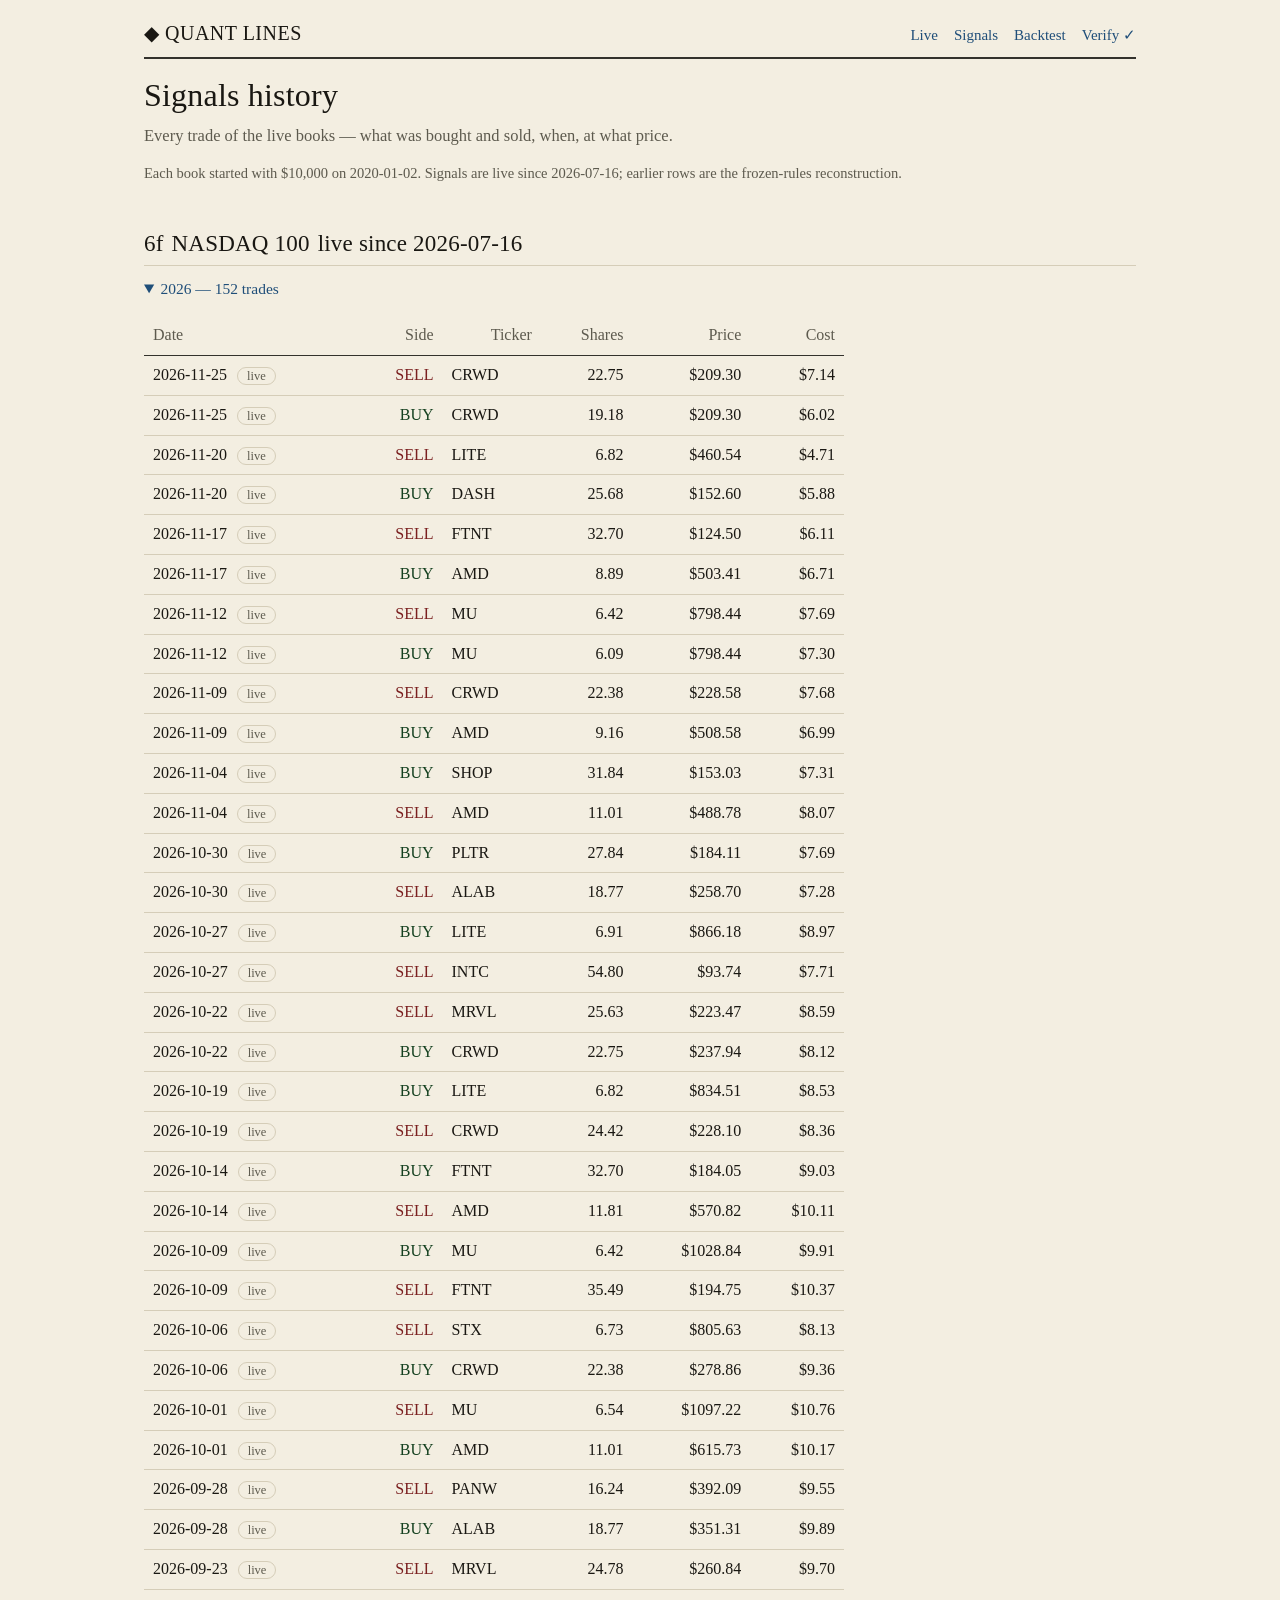
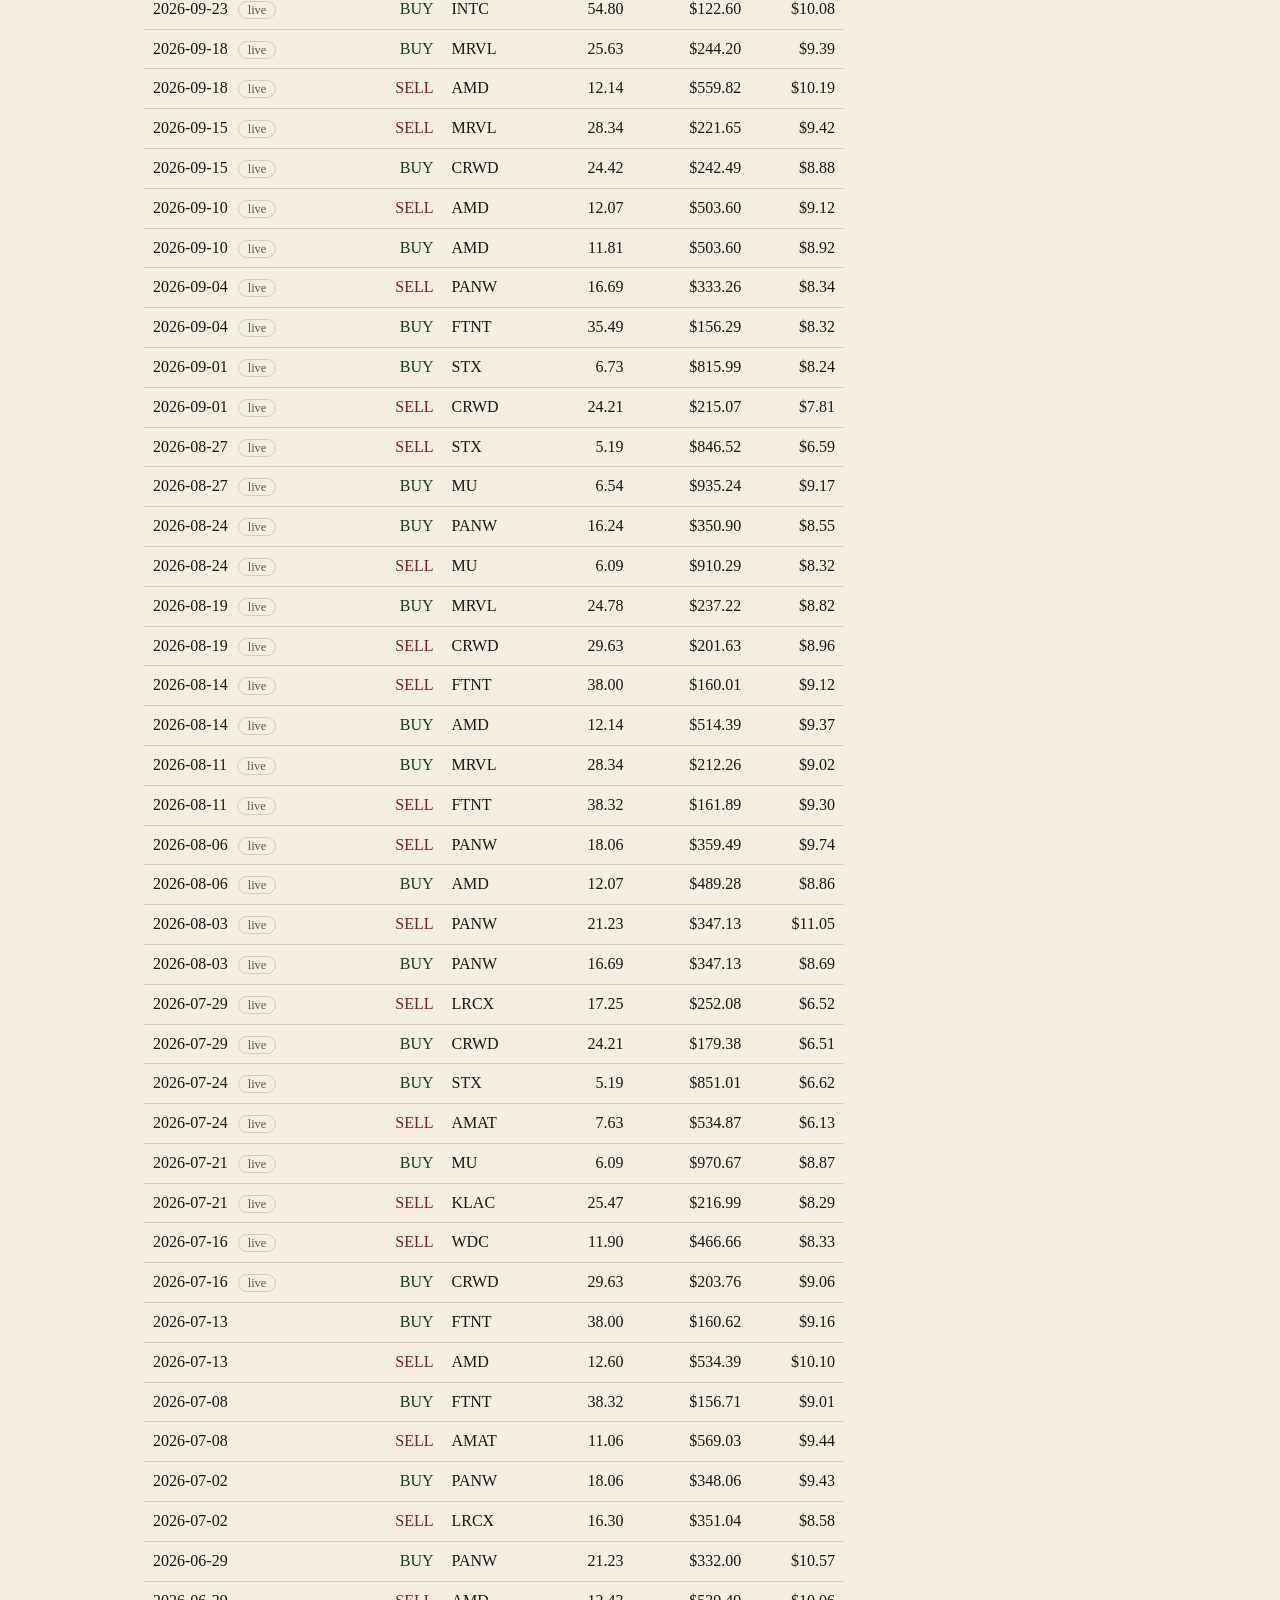
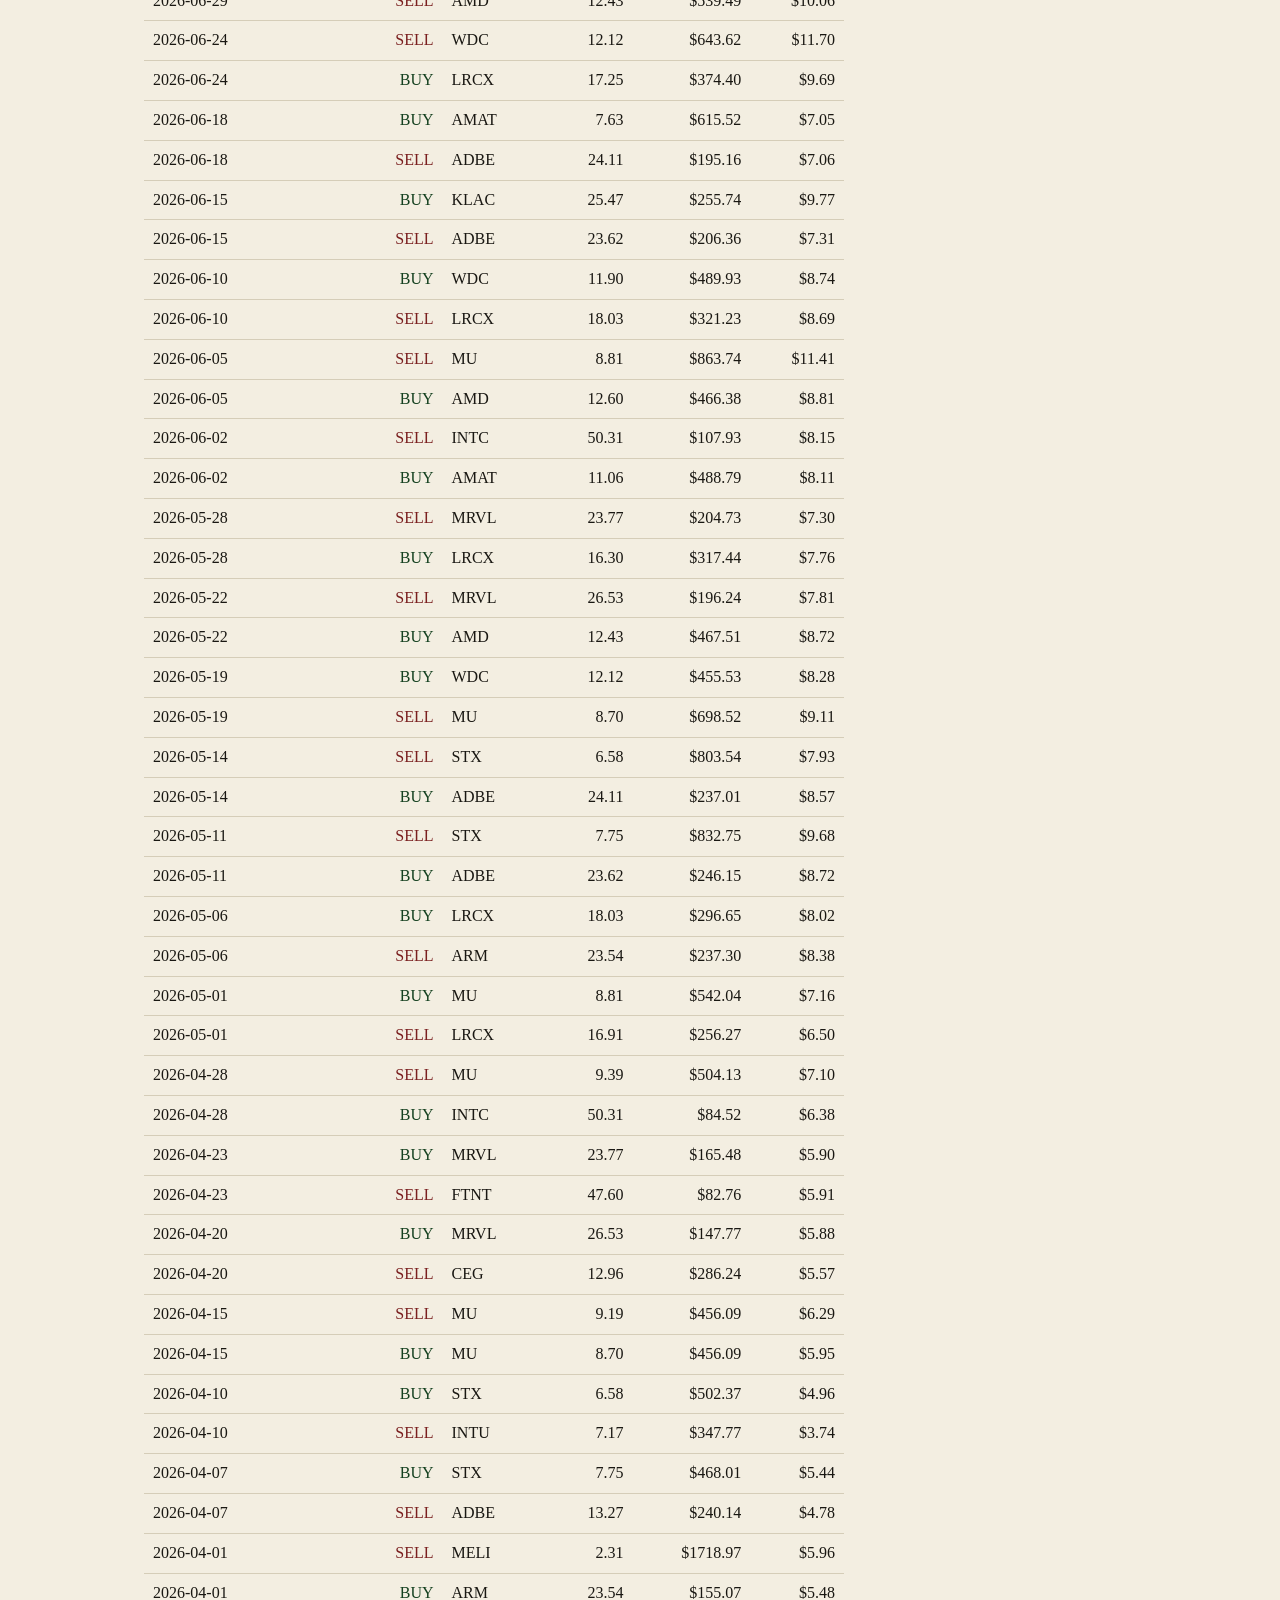
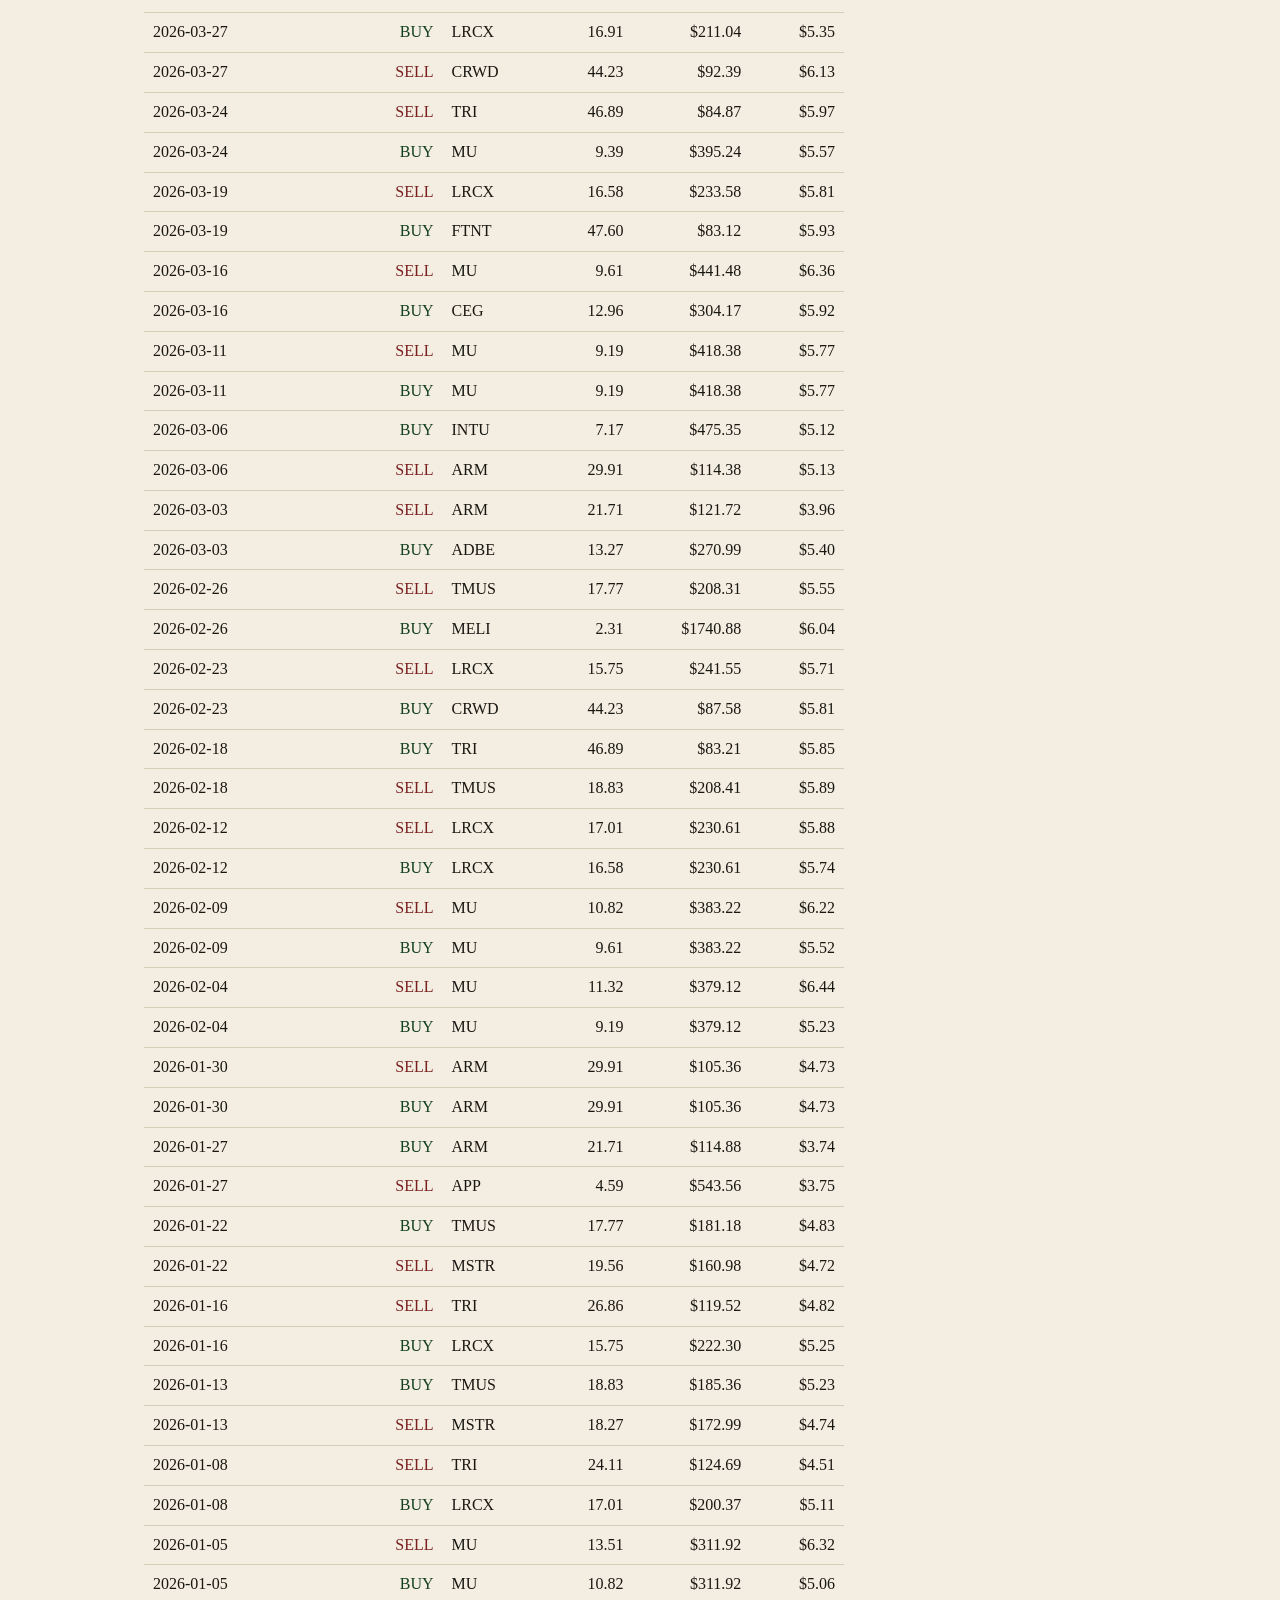
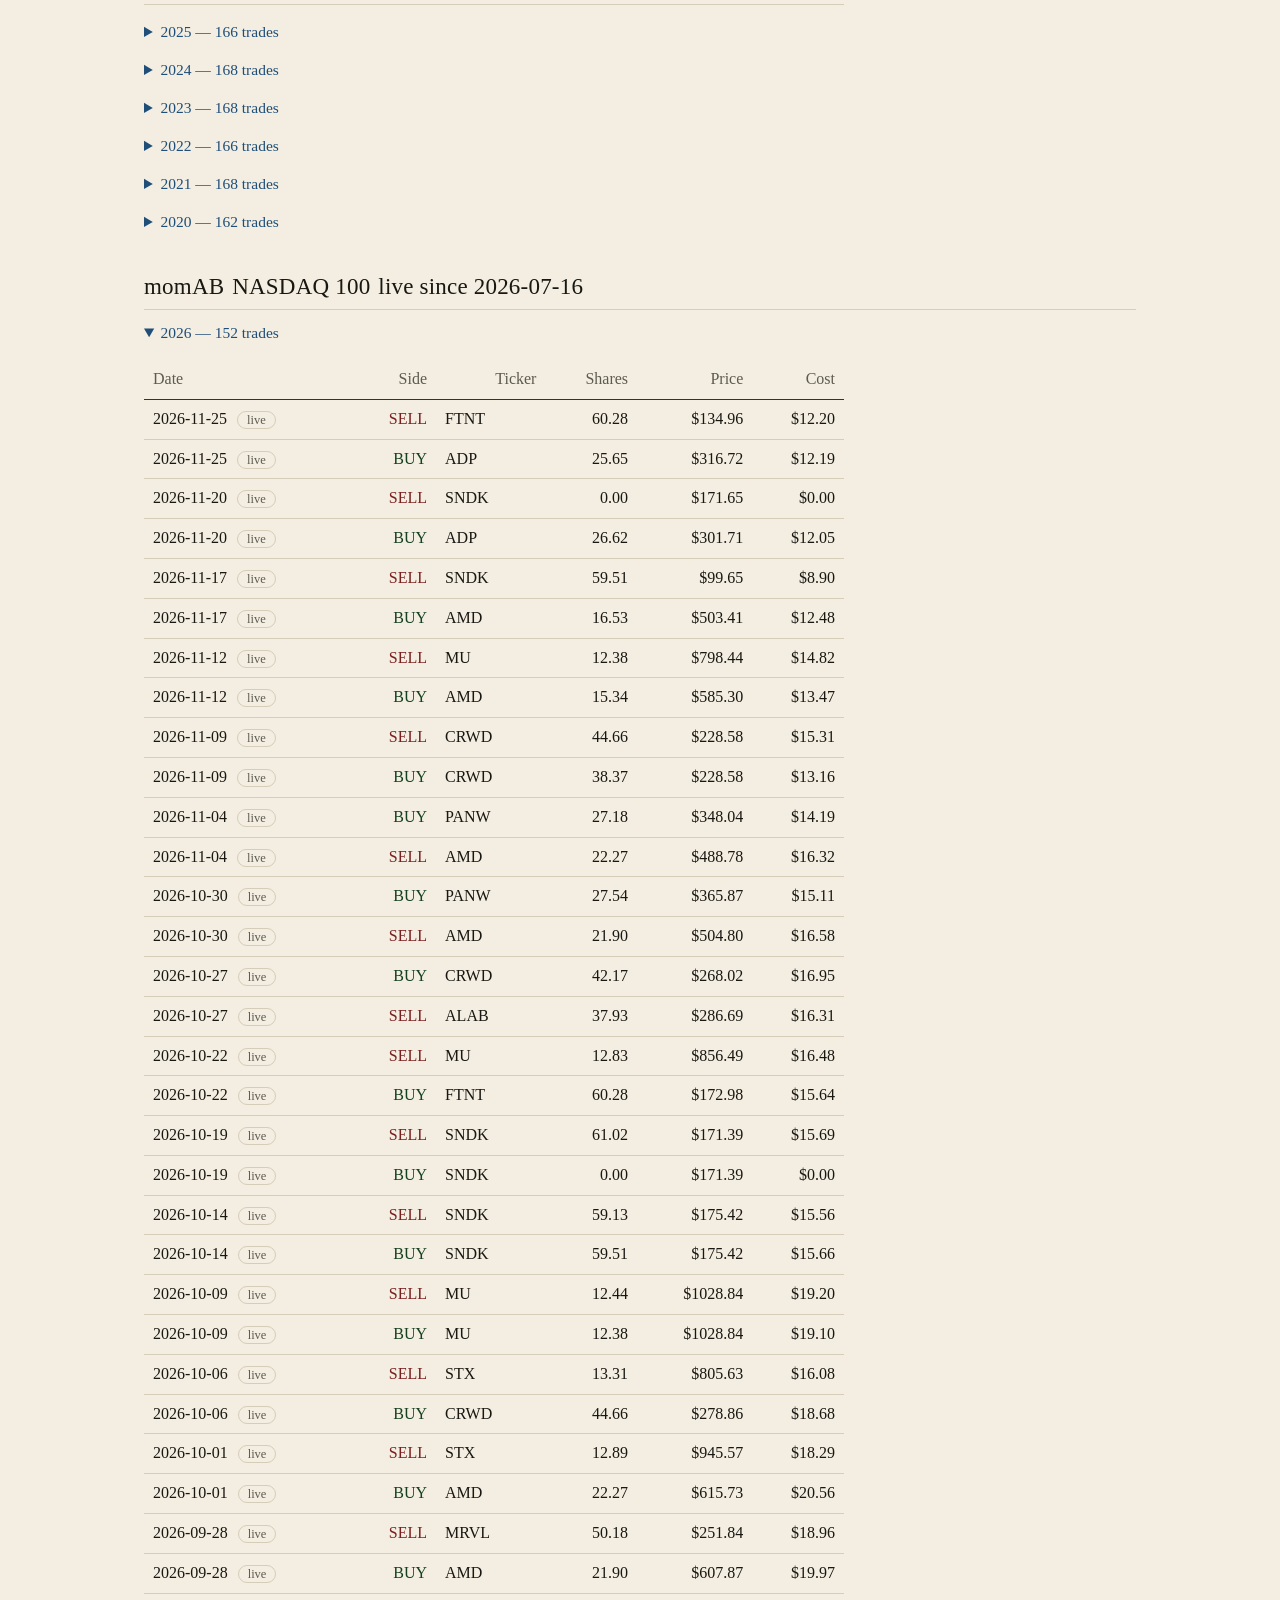
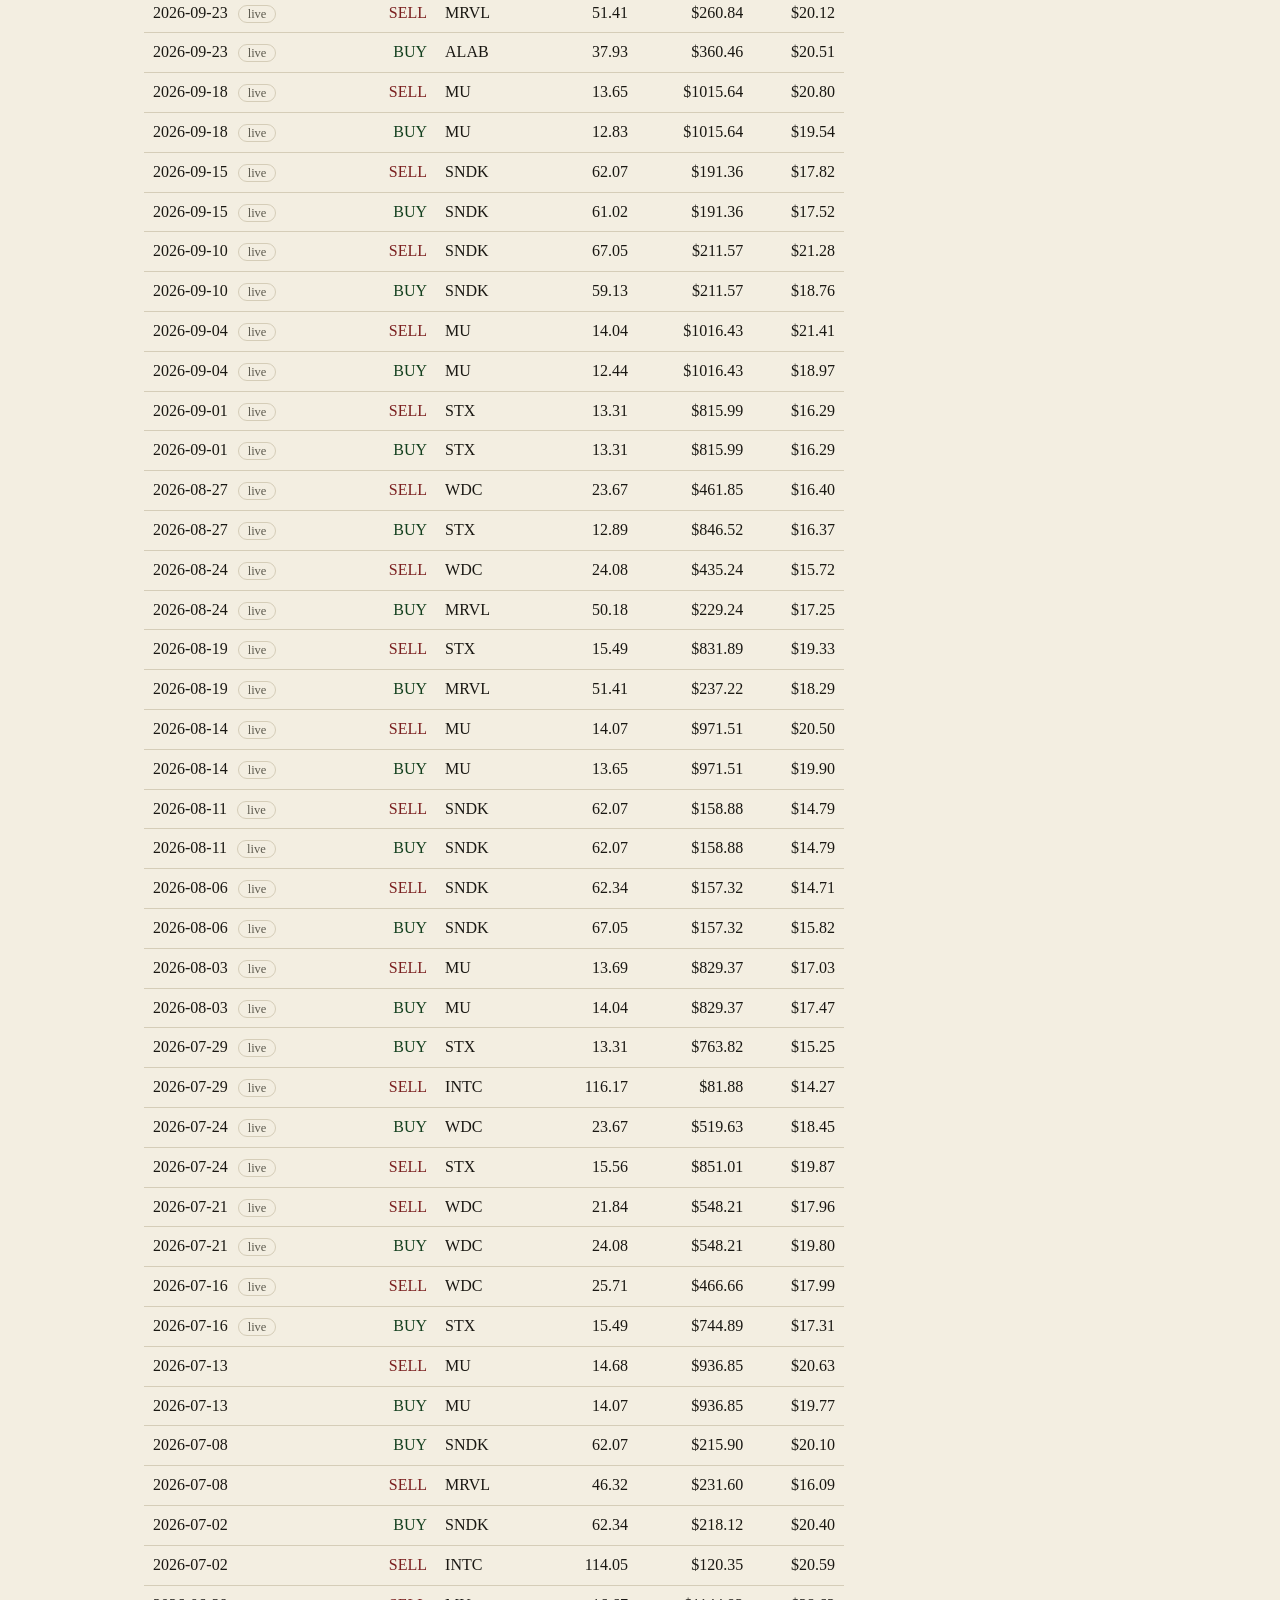
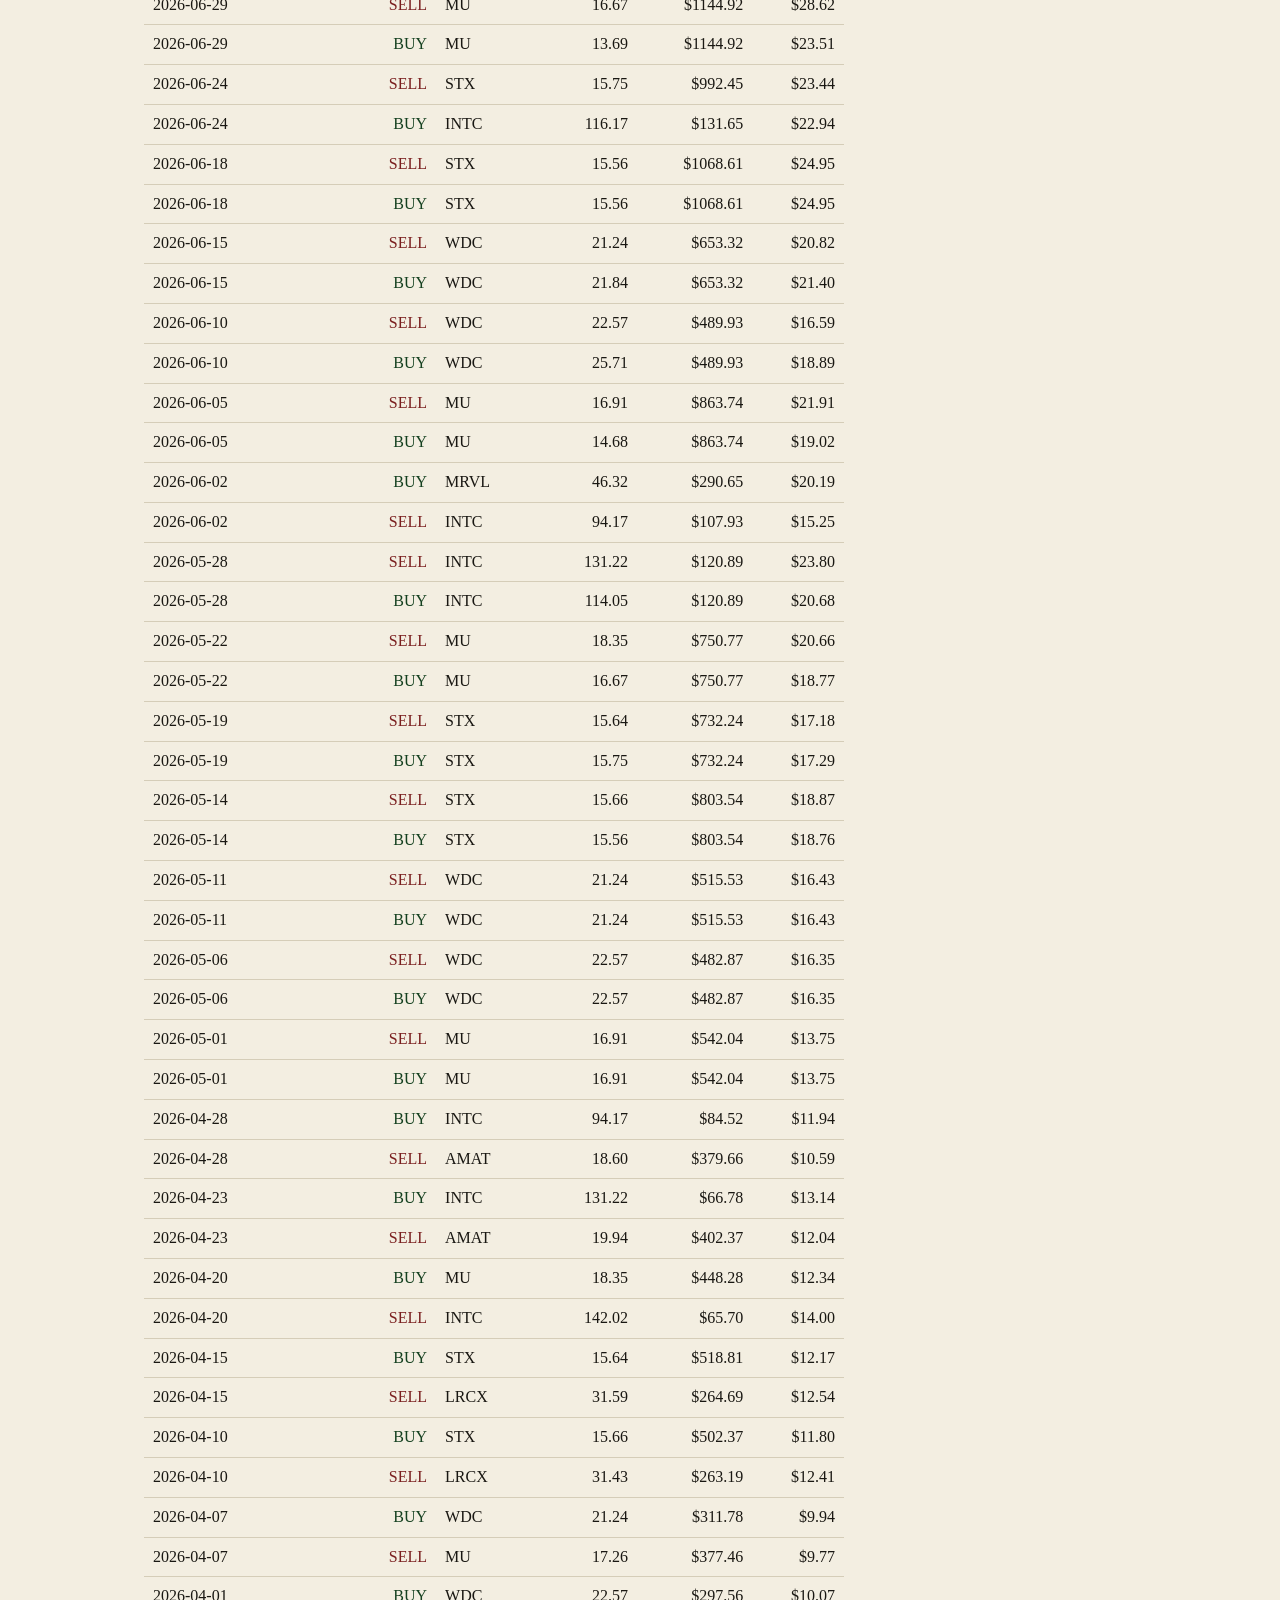
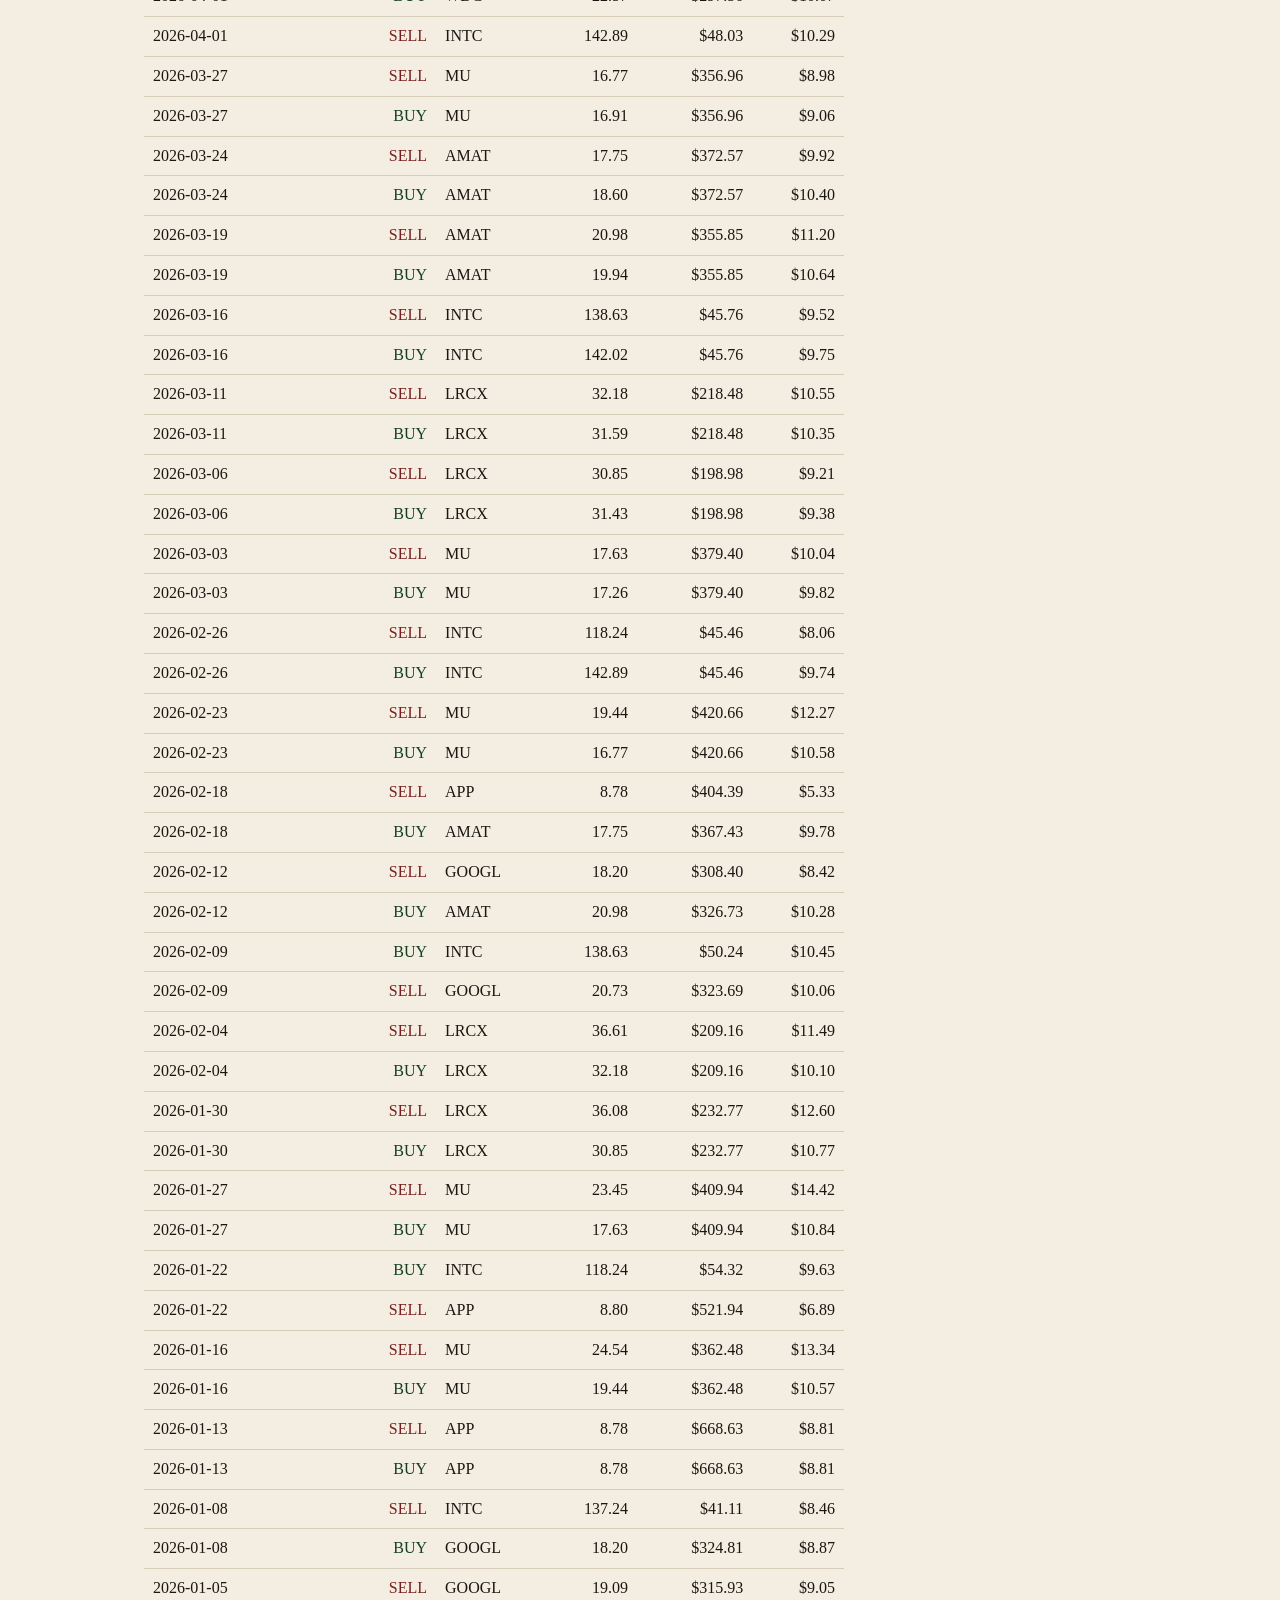
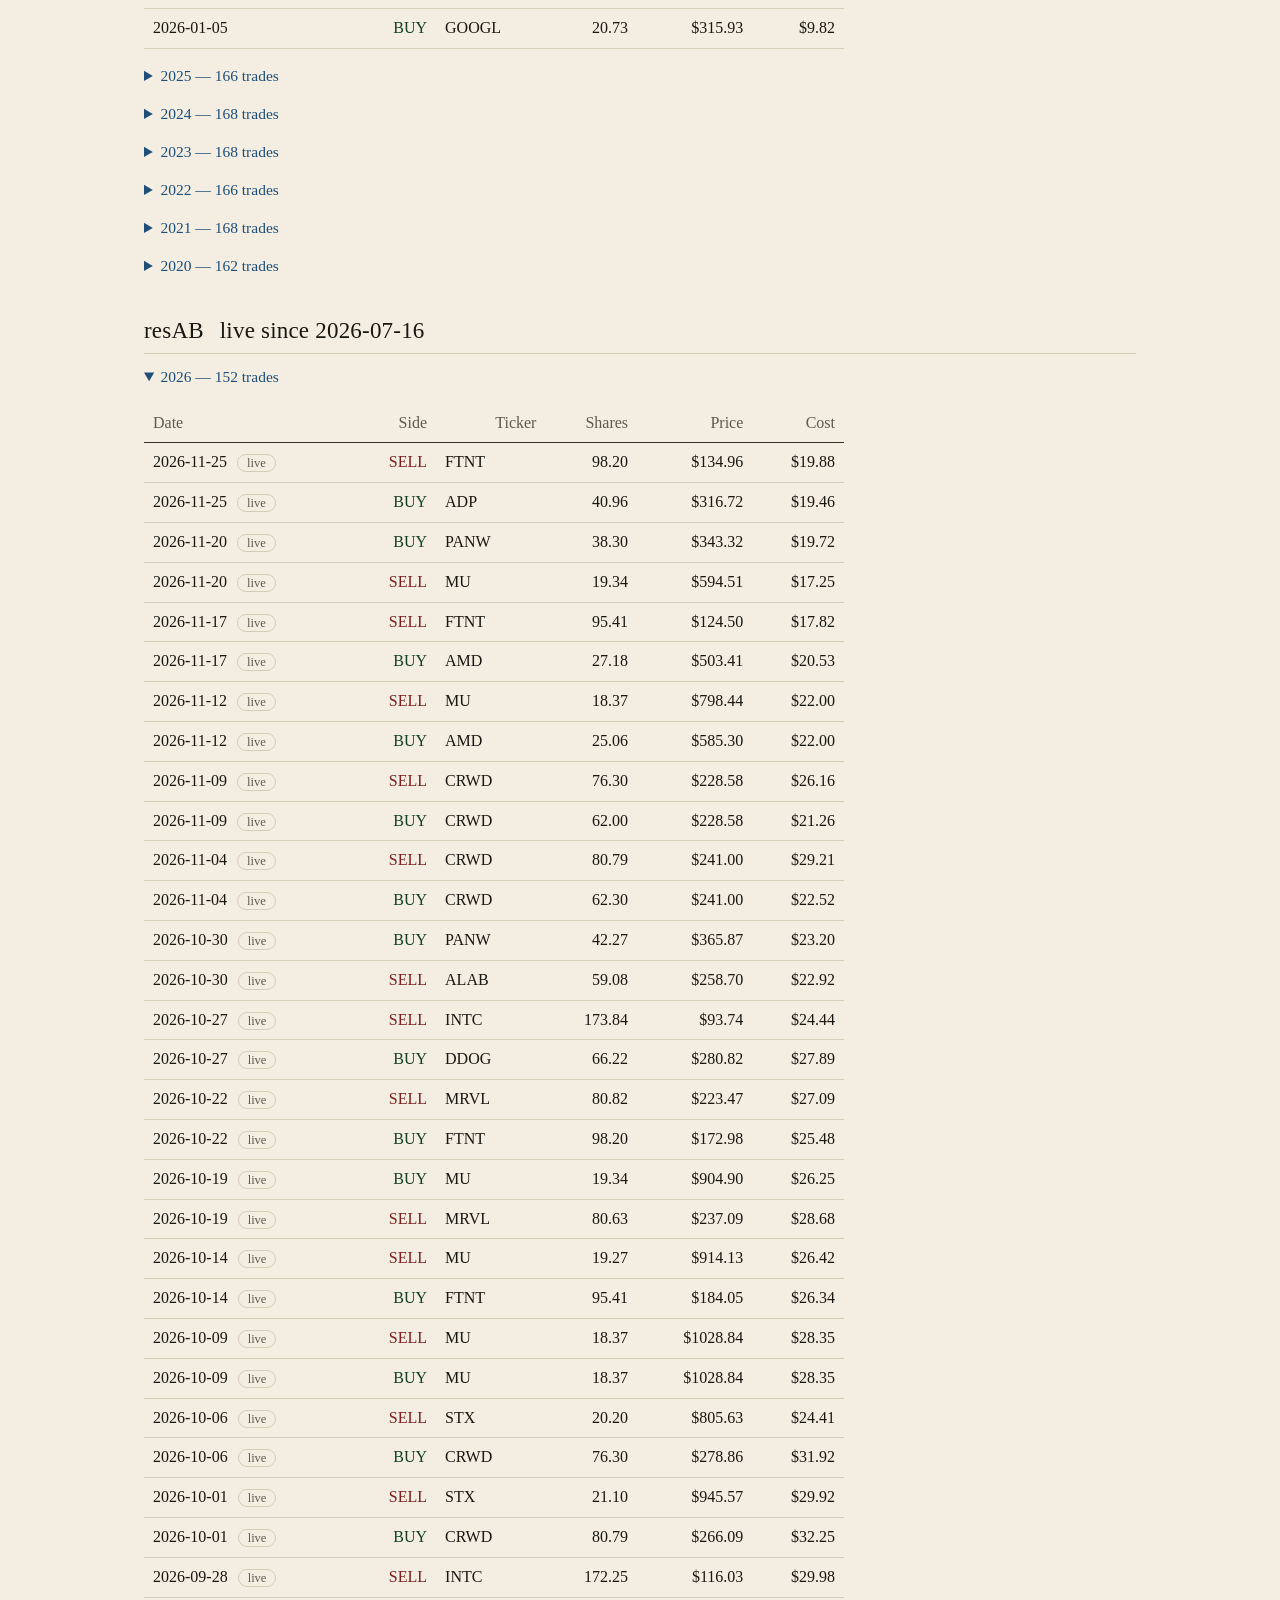
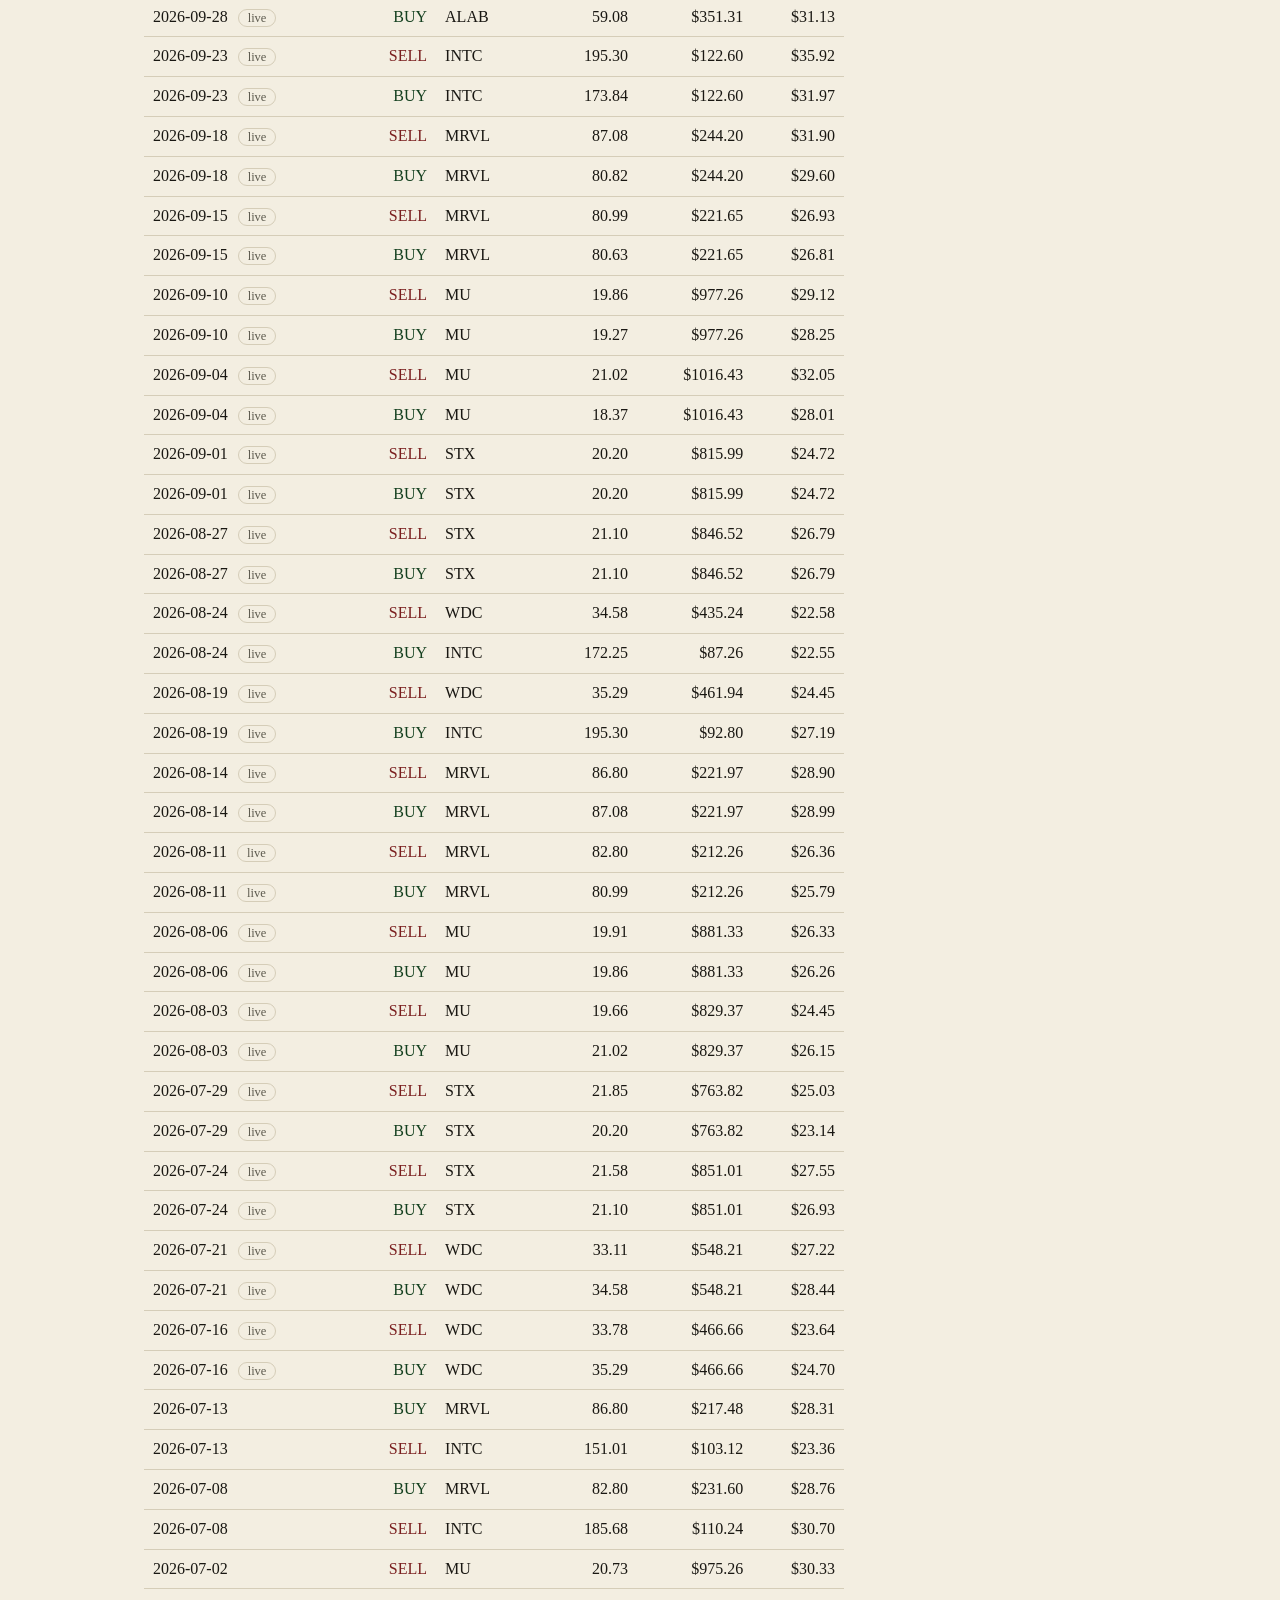
<file: signals.html>
<!doctype html>
<html lang="en">
<head>
<meta charset="utf-8">
<meta name="viewport" content="width=device-width, initial-scale=1">
<meta name="description" content="Every trade of the live strategy books — dates, tickers, prices, costs; live rows timestamped.">
<title>Quant Lines — signals history</title>
<link rel="icon" href="data:image/svg+xml,%3Csvg xmlns='http://www.w3.org/2000/svg' viewBox='0 0 100 100'%3E%3Ctext y='0.9em' font-size='90'%3E%E2%97%86%3C/text%3E%3C/svg%3E">
<link rel="stylesheet" href="app.css">
</head>
<body>
<div class="masthead">
  <a class="brand" href="index.html">◆ QUANT&nbsp;LINES</a>
  <nav><a href="index.html">Live</a><a href="signals.html">Signals</a><a href="backtest.html">Backtest</a><a href="index.html#verify">Verify&nbsp;✓</a></nav>
</div>

<h1>Signals history</h1>
<p class="subtitle">Every trade of the live books — what was bought and sold, when, at what price.</p>
<p class="note" id="boundnote"></p>

<div id="journal"></div>

<div class="disclaimer">
  Public real-time test of systematic strategies, for information and research purposes
  only. Rows marked <em>live</em> were generated in real time; earlier rows are the
  frozen-rules reconstruction. Prices are dividend/split-adjusted daily closes;
  “Cost” = commission + slippage allowance (15&nbsp;bps of the notional). Nothing here
  is investment advice, or an offer or solicitation to buy or sell any security. Past
  performance does not guarantee future results. Prices come from public data sources
  and may contain errors.
</div>

<script src="app.js"></script>
<script>
const INDEX_OF = {"6f": "NASDAQ 100", "7fh": "S&P 500",
                  "momAB": "NASDAQ 100", "MAG7": "NASDAQ 100"};

fetch("data/signals_journal.json").then(r => r.json()).then(d => {
  document.getElementById("boundnote").textContent =
    "Each book started with $" + d.start_capital.toLocaleString("en-US") +
    " on " + d.start + ". Signals are live since " + d.live_since +
    "; earlier rows are the frozen-rules reconstruction.";
  const root = document.getElementById("journal");
  let h = "";
  for (const [name, strat] of Object.entries(d.strategies)) {
    const since = strat.live_since || d.live_since;
    h += `<h2><span class="dot" style="background:${COLORS[name]}"></span> ` +
         `${name}<span class="ix" style="margin-left:8px">${INDEX_OF[name] || ""}</span>` +
         `<span class="ix" style="margin-left:8px">live since ${since}</span></h2>`;
    const ys = Object.keys(strat.years).sort().reverse();
    ys.forEach((y, i) => {
      const rows = strat.years[y];
      h += `<details${i === 0 ? " open" : ""}><summary>${y} — ${rows.length} trades</summary>`;
      h += '<table class="sig"><thead><tr><th>Date</th><th>Side</th><th>Ticker</th>' +
           "<th>Shares</th><th>Price</th><th>Cost</th></tr></thead><tbody>";
      rows.forEach(t => {
        const live = t.date >= since;
        h += `<tr><td>${t.date}${live ? ' <span class="pill">live</span>' : ""}</td>` +
             `<td class="${t.side === "BUY" ? "up" : "dn"}">${t.side}</td>` +
             `<td class="l">${t.ticker}</td><td>${t.shares.toFixed(2)}</td>` +
             `<td>$${t.price.toFixed(2)}</td><td>$${t.cost.toFixed(2)}</td></tr>`;
      });
      h += "</tbody></table></details>";
    });
  }
  root.innerHTML = h;
});
</script>
</body>
</html>
</file>
<file: app.css>
:root{
  /* warm "paper" palette — easy on the eyes, no pure white anywhere */
  --bg:#f3eee1; --ink:#191712; --muted:#5d5a4e; --rule:#33322c;
  --rule-light:#d5cdb8; --link:#1f4e79; --panel:#faf6ea;
}
*{box-sizing:border-box}
html{-webkit-text-size-adjust:100%}
body{background:var(--bg);color:var(--ink);
  font-family:Georgia,Charter,"Times New Roman",serif;font-size:18px;
  line-height:1.55;max-width:1040px;margin:0 auto;padding:18px 24px 52px}
a{color:var(--link);text-decoration:none}
a:hover{text-decoration:underline}
h1,h2,h3{font-weight:400;letter-spacing:.2px}
h1{font-size:32px;margin:12px 0 2px}
h2{font-size:23px;margin:32px 0 8px;border-bottom:1px solid var(--rule-light);padding-bottom:4px}
h3{font-size:19px;margin:18px 0 4px}
p{margin:9px 0}
.masthead{display:flex;justify-content:space-between;align-items:baseline;
  border-bottom:2px solid var(--rule);padding-bottom:8px;font-size:15px;flex-wrap:wrap;gap:8px}
.masthead .brand{font-size:20px;color:var(--ink);letter-spacing:.5px}
.masthead nav a{margin-left:16px}
.subtitle{color:var(--muted);font-size:16.5px;margin:2px 0 14px}
.note,.footnotes{font-size:14.5px;color:var(--muted)}
.disclaimer{font-size:14px;color:var(--muted);border-top:1px solid var(--rule-light);
  margin-top:36px;padding-top:10px}
.chartwrap{background:var(--panel);border:1px solid var(--rule-light);
  border-radius:8px;padding:12px 10px 6px;margin:12px 0}
.controls{display:flex;gap:8px;flex-wrap:wrap;align-items:center;margin:6px 0 2px;font-size:15px}
.controls button{font-family:inherit;font-size:14.5px;background:var(--panel);
  border:1px solid var(--rule-light);border-radius:6px;padding:5px 14px;cursor:pointer;color:var(--ink)}
.controls button.on{background:var(--ink);color:var(--bg);border-color:var(--ink)}
.legend{display:flex;flex-wrap:wrap;gap:8px 18px;margin:10px 2px;font-size:15px}
.legend .it{display:flex;align-items:center;gap:7px;cursor:pointer;user-select:none}
.legend .it.off{opacity:.35}
.legend .it b{font-weight:600}
.legend .ix{color:var(--muted);font-size:13px;font-style:italic}
.legend .sw{width:18px;height:3px;border-radius:2px;display:inline-block}
.legend .sw.dash{height:0;border-top:3px dashed currentColor;background:none}
table{border-collapse:collapse;width:100%;font-size:16px;margin:12px 0}
th,td{text-align:right;padding:7px 9px;border-bottom:1px solid var(--rule-light)}
th:first-child,td:first-child{text-align:left}
thead th{border-bottom:1px solid var(--rule);font-weight:400;color:var(--muted)}
td.code{font-weight:400}
td.ix,th.ixh{text-align:left;color:var(--muted);font-size:13.5px;font-style:italic;white-space:nowrap}
td .dot{width:10px;height:10px;border-radius:50%;display:inline-block;margin-right:7px;vertical-align:middle}
tr.bench td{color:var(--muted);font-style:italic}
.pill{font-size:12.5px;color:var(--muted);border:1px solid var(--rule-light);
  border-radius:20px;padding:1px 9px;margin-left:6px}
.period-tabs{display:flex;gap:8px;margin:14px 0 4px;flex-wrap:wrap}
.period-tabs button{font-family:inherit;font-size:15px;background:var(--panel);
  border:1px solid var(--rule-light);border-radius:6px;padding:6px 15px;cursor:pointer;color:var(--ink)}
.period-tabs button.on{background:var(--ink);color:var(--bg);border-color:var(--ink)}
h4{font-weight:400;font-size:17px;margin:16px 0 2px;color:var(--muted)}
/* wide tables scroll sideways on narrow screens instead of breaking layout */
#table26,#table20,#table,#sigfeed,#bookview,#journal{overflow-x:auto}
details{margin:8px 0}
details summary{cursor:pointer;font-size:15.5px;padding:3px 0;color:var(--link)}
.dateline{font-size:15px;color:var(--muted);margin:2px 0 10px}
.up{color:#14401f}
.dn{color:#7a1f1f}
th.sortable{cursor:pointer;user-select:none}
th.sortable:hover{color:var(--ink)}
th.sortable.on{color:var(--ink)}
table.sig{max-width:700px}
td.l{text-align:left}
h3 .dot{width:10px;height:10px;border-radius:50%;display:inline-block;margin-right:2px;vertical-align:baseline}
.qltip{position:absolute;z-index:5;pointer-events:none;background:var(--panel);
  border:1px solid var(--rule-light);border-radius:8px;box-shadow:0 2px 10px rgba(20,20,15,.08);
  padding:8px 12px;font-size:14px;font-family:Georgia,serif;white-space:nowrap}
.qltip .d{color:var(--muted);font-size:12.5px;margin-bottom:5px}
.qltip .r{display:flex;align-items:center;gap:7px;margin:2px 0}
.qltip .dot{width:9px;height:9px;border-radius:50%;display:inline-block;flex:none}
.qltip .n{min-width:86px}
.qltip .v{margin-left:auto;font-variant-numeric:tabular-nums}
.qltip .p{min-width:62px;text-align:right;font-variant-numeric:tabular-nums;font-size:13px}
.qltip .p.up{color:#14401f}
.qltip .p.dn{color:#7a1f1f}
.uplot{font-family:Georgia,serif}
.u-legend{font-size:13px}
code{font-family:"SF Mono",Consolas,monospace;font-size:14px;background:#e9e2cf;padding:1px 5px;border-radius:4px}
/* compact presentation for dense research blocks (Start-year explorer):
   small sans tables with tabular numerals, tight paddings — reads like a
   terminal report instead of an airy article */
.compact{font-size:14px}
.compact h1{font-size:26px;margin:8px 0 2px}
.compact h2{font-size:19px;margin:22px 0 6px}
.compact h3{font-size:16.5px;margin:18px 0 2px}
.compact .subtitle{font-size:13.5px;margin:2px 0 10px}
.compact .disclaimer{font-size:12px;margin-top:24px}
.compact .note,.compact .footnotes{font-size:12.5px;line-height:1.45}
.compact p{margin:5px 0}
.compact .period-tabs{gap:4px;margin:8px 0 4px}
.compact .period-tabs button{font-size:12.5px;padding:3px 10px;border-radius:5px}
.compact .controls{gap:5px;font-size:13px;margin:4px 0 2px}
.compact .controls button{font-size:12px;padding:3px 10px;border-radius:5px}
.compact table{font-size:12.5px;margin:6px 0;line-height:1.35;
  font-family:"Segoe UI",-apple-system,"Helvetica Neue",Arial,sans-serif;
  font-variant-numeric:tabular-nums}
.compact th,.compact td{padding:3px 6px}
.compact thead th{font-size:11.5px}
.compact td .dot{width:8px;height:8px;margin-right:5px}
.compact td.ix,.compact th.ixh{font-size:11px}
.compact .pill{font-size:10.5px;padding:0 7px;margin-left:4px}
.compact .legend{font-size:12.5px;gap:4px 12px;margin:6px 2px;
  font-family:"Segoe UI",-apple-system,Arial,sans-serif}
.compact .chartwrap{padding:8px 6px 2px;margin:8px 0}

/* verification block */
.vbox{background:var(--panel);border:1px solid var(--rule-light);border-radius:10px;
  padding:16px 20px;margin:14px 0}
.vbox ol{margin:8px 0 12px 4px;padding-left:20px}
.vbox li{margin:5px 0}
.btnrow{display:flex;gap:12px;flex-wrap:wrap;margin:12px 0 4px}
a.btn{display:inline-block;border:1px solid var(--rule);border-radius:8px;
  padding:9px 18px;background:var(--bg);color:var(--ink);font-size:15.5px;
  white-space:nowrap}
a.btn:hover{text-decoration:none;background:var(--panel)}
a.btn.primary{background:var(--ink);color:var(--bg);border-color:var(--ink)}
a.btn.primary:hover{background:#3a382e}
</file>
